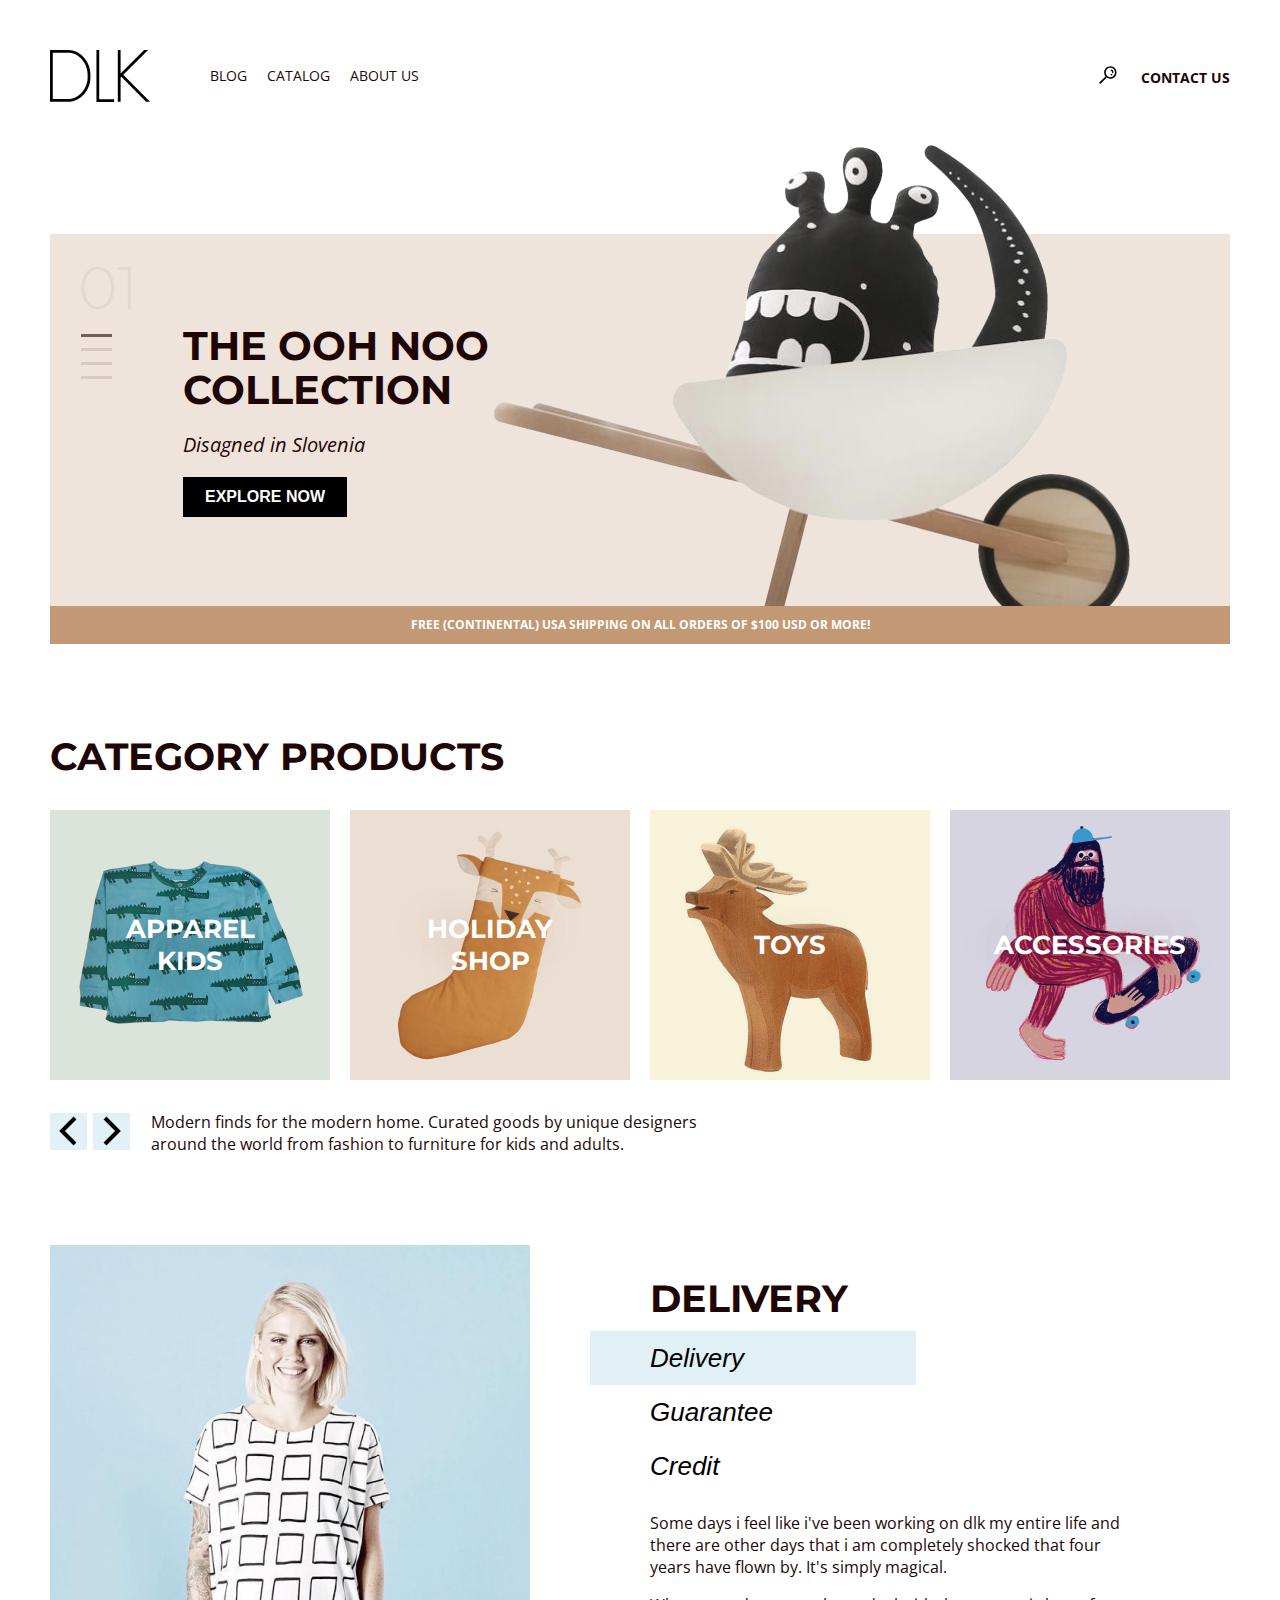
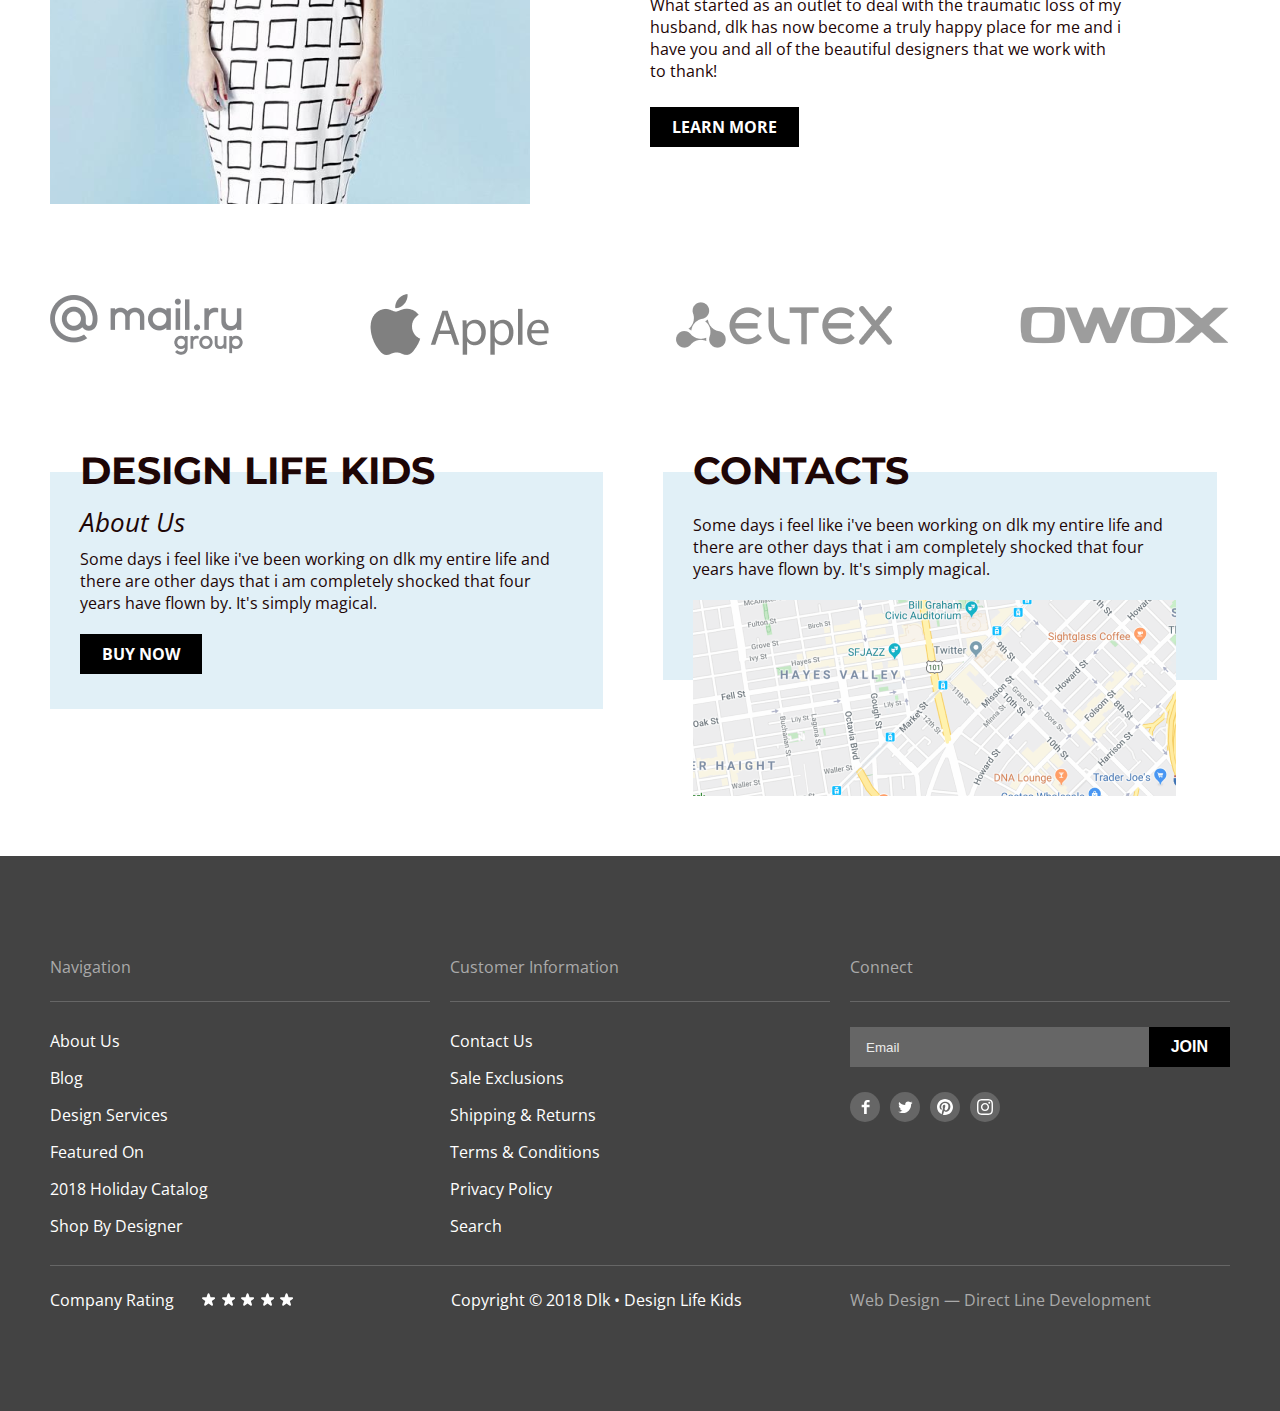
<file: index.html>
<!DOCTYPE html>
<html lang="en">
  <head>
    <meta charset="UTF-8">
    <meta name="viewport" content="width=device-width, initial-scale=1.0">
    <meta http-equiv="X-UA-Compatible" content="ie=edge">
    <link href="https://necolas.github.io/normalize.css/8.0.1/normalize.css" rel="stylesheet">
    <link href="https://fonts.googleapis.com/css?family=Montserrat:400,700,900&display=swap" rel="stylesheet"> 
    <link href="https://fonts.googleapis.com/css?family=Open+Sans:400,600,700&display=swap" rel="stylesheet">
    <link href="https://fonts.googleapis.com/css?family=Crimson+Text:400,400i&display=swap" rel="stylesheet">
    <link href="https://fonts.googleapis.com/css?family=Roboto&display=swap" rel="stylesheet">
    <link rel="stylesheet" href="/css/common.css">
    <link rel="stylesheet" type="text/css" href="/css/style-compress.css"> 
    <title>DLK</title>
    <link rel="shortcut icon" href="/images/logo.svg" type="image/svg">
  </head>
  <body>
    <header class="header container">
      <a class="header-logo-link" href="/index.html">
        <img class="header-logo-image" width="100" height="52" src="/images/logo.svg" alt="logo">
      </a>
      <nav class="header-nav">
        <ul class="list-hidden-marker header-nav-list">
          <li class="header-nav-item">
            <a class="header-nav-link" href="/pages/blog/index.html">BLOG</a>
          </li>
          <li class="header-nav-item">
            <a class="header-nav-link" href="/pages/catalog/index.html">CATALOG</a>
          </li>
          <li class="header-nav-item">
            <a class="header-nav-link" href="#">ABOUT US</a>
          </li>
        </ul>
        <ul class="list-hidden-marker header-contact-list">
          <li class="header-contact-item">
            <a class="header-search-link" href="#"><img class="search-image" width="18" height="18" src="/images/search.svg" alt="search"></a>
          </li>
          <li class="header-contact-item">
            <a class="header-contact-link"  href="/pages/contact-us/index.html">CONTACT US</a>
          </li>
        </ul> 
      </nav>                        
    </header>
    <main class="main">      
      <section class="main-sliders container">
        <div class="slider-block">
          <div class="slider-control">
            <p class="slider-control-number">01</p>
            <ul class="sliders-buttons-list list-hidden-marker">
              <li class="slider-button-item"><button class="slider-button slider-button__one"></button></li>
              <li class="slider-button-item"><button class="slider-button"></button></li>
              <li class="slider-button-item"><button class="slider-button"></button></li>
              <li class="slider-button-item"><button class="slider-button"></button></li>
            </ul>
          </div>          
          <div class="slider-wrapper">
            <div class="slider-1">
              <div class="slider-desc">
                <p class="slider-title">THE OOH NOO COLLECTION</p>
                <p class="slider-text">Disagned in Slovenia</p>
                <button class="slider-link button slider-link_js">EXPLORE NOW</button>
              </div>          
              <h2 class="hidden">Slider</h2>          
              <img class="slider-image" src="/images/slider.png" alt="slider">          
            </div>        
            <!--<div class="slider-2">
              <h2 class="hidden">Slider</h2>
              <p class="slider-title">THE OOH NOO <br> COLLECTION</p>
              <span class="slider-text">Disagned in Slovenia</span>
              <a class="slider-link button" href="#">EXPLORE NOW</a>
              <img class="slider-image" src="slider.png" alt="slider">          
            </div>
            <div class="slider-3">
              <h2 class="hidden">Slider</h2>
              <p class="slider-title">THE OOH NOO <br> COLLECTION</p>
              <span class="slider-text">Disagned in Slovenia</span>
              <a class="slider-link button" href="#">EXPLORE NOW</a>
              <img class="slider-image" src="slider.png" alt="slider">          
            </div>
            <div class="slider-4">
              <h2 class="hidden">Slider</h2>
              <p class="slider-title">THE OOH NOO <br> COLLECTION</p>
              <span class="slider-text">Disagned in Slovenia</span>
              <a class="slider-link button" href="#">EXPLORE NOW</a>
              <img class="slider-image" src="slider.png" alt="slider">          
            </div>-->          
          </div> 
        </div>
        <p class="slider-discount-text">Free (continental) USA shipping on all orders of $100 USD or more!</p>        
      </section>
      <section class="products container">
        <h2 class="products-title title-2">CATEGORY PRODUCTS</h2>
        <ul class="products-list list-hidden-marker">
          <li class="product-item">
            <a class="product-link" href="#">
              <img class="product-image" width="280" height="270" src="/images/product-1.jpg" alt="APPAREL KIDS">
              <h3 class="product-title">APPAREL KIDS</h3>
            </a>
          </li>
          <li class="product-item">
            <a class="product-link" href="#">
              <img class="product-image" width="280" height="270" src="/images/product-2.jpg" alt="HOLIDAY SHOP">
              <h3 class="product-title">HOLIDAY SHOP </h3>
            </a>
          </li>
          <li class="product-item">
            <a class="product-link" href="pages/catalog/toys/index.html">
              <img class="product-image" width="280" height="270" src="/images/product-3.jpg" alt="TOYS">
              <h3 class="product-title">TOYS</h3>
            </a>
          </li>
          <li class="product-item">
            <a class="product-link" href="#">
              <img class="product-image" width="280" height="270" src="/images/product-4.jpg" alt="ACCESSORIES">
              <h3 class="product-title">ACCESSORIES</h3>
            </a>
          </li>
        </ul>
        <div class="desception">
          <button class="desception-button"><img class="desception-vector" width="37" height="37" src="/images/vector-1.svg" alt="vector"></button>
          <button class="desception-button"><img class="desception-vector" width="37" height="37" src="/images/vector-2.svg" alt="vector"></button>
          <p class="desception-text">Modern finds for the modern home. Curated goods by unique designers around the world from fashion to furniture for kids and adults.</p>
        </div>  
      </section>
      <section class="delivery container">        
        <img class="delivery-image" width="480" height="559" src="/images/delivery.png" alt="delivery">
        <div class="delivery-text-block">
          <h2 class="delivery-title title-2">DELIVERY</h2>        
          <ul class="delivery-list list-hidden-marker">
            <li class="delivery-item"><button class="delivery-button delivery-button__default">Delivery</button></li>
            <li class="delivery-item"><button class="delivery-button">Guarantee</button></li>
            <li class="delivery-item"><button class="delivery-button">Credit</button></li>
          </ul> 
          <p class="delivery-text">Some days i feel like i've been working on dlk my entire life and there are other days that i am completely shocked that four years have flown by. It's simply magical.</p>
          <p class="delivery-text">What started as an outlet to deal  with the traumatic loss of my husband, dlk has now become a truly happy place for me and i have you and all of the beautiful designers that we work with to thank!</p>
          <a class="delivery-link button" href="#">LEARN MORE</a>
        </div>        
      </section>
      <section class="partners container">
        <h2 class="hidden">Partners</h2>
        <ul class="partners-list list-hidden-marker">
          <li class="partner-item"><a class="partner-link" href="#"><img class="parnters-image" src="/images/partner-1.png" width="193" height="60" alt="mail"></a></li>
          <li class="partner-item"><a class="partner-link" href="#"><img class="parnters-image" src="/images/partner-2.png" width="179" height="61" alt="apple"></a></li>
          <li class="partner-item"><a class="partner-link" href="#"><img class="parnters-image" src="/images/partner-3.png" width="216" height="46" alt="eltex"></a></li>
          <li class="partner-item"><a class="partner-link" href="#"><img class="parnters-image" src="/images/partner-4.png" width="211" height="40" alt="owox"></a></li>
        </ul>
      </section>
      <div class="dlk-contact container">        
        <article class="dlk-about">
          <h1 class="dlk-title title-2">DESIGN LIFE KIDS</h1>
          <h3 class="dlk-subtitle">About Us</h3>
          <p class="dlk-about-text">Some days i feel like i've been working on dlk my entire life and there are other days that i am completely shocked that four years have flown by. It's simply magical.</p>
          <a class="dlk-about-link button" href="#">BUY NOW</a>
        </article>
        <article class="contacts-map">
          <h2 class="contacts-title title-2">CONTACTS</h2>
          <p class="contacts-map-text">Some days i feel like i've been working on dlk my entire life and there are other days that i am completely shocked that four years have flown by. It's simply magical.</p>
          <img class="contatcs-map-image" width="483" height="196" src="/images/map.png" alt="map">
        </article>
      </div>      
    </main>
    <footer class="footer">
      <div class="footer-wrapper container">
        <div class="footer-block-content">
          <div class="footer-section-content">
            <p class="footer-title bottom-line grey-text">Navigation</p>
            <nav class="footer-navigation">
                <ul class="footer-navigation-list list-hidden-marker">
                  <li class="footer-navigation-item"><a class="footer-navigation-link" href="#">About Us</a></li>
                  <li class="footer-navigation-item"><a class="footer-navigation-link" href="/pages/blog/index.html">Blog</a></li>
                  <li class="footer-navigation-item"><a class="footer-navigation-link" href="#">Design Services</a></li>
                  <li class="footer-navigation-item"><a class="footer-navigation-link" href="#">Featured On</a></li>
                  <li class="footer-navigation-item"><a class="footer-navigation-link" href="#">2018 Holiday Catalog</a></li>
                  <li class="footer-navigation-item"><a class="footer-navigation-link" href="#">Shop By Designer</a></li>            
                </ul>
            </nav>            
          </div>
          <div class="footer-section-content">
            <p class="footer-title bottom-line grey-text">Customer Information</p>
            <nav class="footer-navigation">
                <ul class="footer-navigation-list list-hidden-marker">
                  <li class="footer-navigation-item"><a class="footer-navigation-link" href="/pages/contact-us/index.html">Contact Us</a></li>
                  <li class="footer-navigation-item"><a class="footer-navigation-link" href="#">Sale Exclusions</a></li>
                  <li class="footer-navigation-item"><a class="footer-navigation-link" href="#">Shipping & Returns</a></li>
                  <li class="footer-navigation-item"><a class="footer-navigation-link" href="#">Terms & Conditions</a></li>
                  <li class="footer-navigation-item"><a class="footer-navigation-link" href="#">Privacy Policy</a></li>
                  <li class="footer-navigation-item"><a class="footer-navigation-link" href="#">Search</a></li>            
                </ul>
            </nav>            
          </div>
          <div class="footer-section-content">
            <p class="footer-title bottom-line grey-text">Connect</p>
            <form class="footer-form">
              <input class="footer-input" type="email" placeholder="Email"> 
              <button class="button footer-button" type="submit" value="join">JOIN</button>              
            </form>
            <ul class="footer-socials-list list-hidden-marker">
              <li class="footer-socials-item"><a class="footer-socials-link footer-socials-link__facebook" href="#"><span class="hidden">Facebook</span></a></li>
              <li class="footer-socials-item"><a class="footer-socials-link footer-socials-link__twitter" href="#"><span class="hidden">Twitter</span></a></li>
              <li class="footer-socials-item"><a class="footer-socials-link footer-socials-link__pinterest" href="#"><span class="hidden">Pinteres</span></a></li>
              <li class="footer-socials-item"><a class="footer-socials-link footer-socials-link__instagram" href="#"><span class="hidden">Instagramm</span></a></li>
            </ul>            
          </div> 
        </div>
        <div class="footer-block-information top-line">
          <div class="footer-section-information yellow-stars">
            <p class= "star-text">Company Rating</p>
            <ul class="list-hidden-marker stars-list">
              <li class="star-item"><button class="button-star" type="button"><img class="image-star" src="/images/star.svg" alt="star"></button></li>
              <li class="star-item"><button class="button-star" type="button"><img class="image-star" src="/images/star.svg" alt="star"></button></li>
              <li class="star-item"><button class="button-star" type="button"><img class="image-star" src="/images/star.svg" alt="star"></button></li>
              <li class="star-item"><button class="button-star" type="button"><img class="image-star" src="/images/star.svg" alt="star"></button></li> 
              <li class="star-item"><button class="button-star" type="button"><img class="image-star" src="/images/star.svg" alt="star"></button></li> 
            </ul>
          </div>
          <p class="footer-section-information Copyright-info">Copyright © 2018 Dlk • Design Life Kids</p>
          <a class="footer-section-information dl-info grey-text" href="#">Web Design — Direct Line Development</a>
        </div> 
      </div>
    </footer>    
    <div class="modal-form modal-form_none modal-form_js">
      <form class="contact-us-form modal-window" action="https://form-data-dl.herokuapp.com/api/messages" method="POST">
        <div class="form-wrapper600">
          <label class="label-input" for="input-name">Name</label>
          <input class="form-input form-input__name form-input_js" name="name" id="input-name" type="text" placeholder="Ivan Ivanov">
        </div>
        <div class="form-container">
          <div class="form-wrapper290">
            <label class="label-input" for="input-phone">Phone</label>
            <input class="form-input" name="phone" id="input-phone" type="tel">
          </div>
          <div class="form-wrapper290">
            <label class="label-input" for="input-email">Email</label>
            <input class="form-input" name="email" id="input-email" type="email">
          </div>
        </div>          
        <div class="form-wrapper600"> 
          <label class="label-input" for="input-massage">Massage</label>
          <textarea class="form-input" name="message" id="input-massage" cols="30" rows="6"></textarea>
        </div>
        <div class="form-checkbox-wrapper">
          <input class="input-form-checkbox opacity" name="accept" id="form-accept" type="checkbox" value="accept">
          <label class="form-label form-checkbox-indicator" for="form-accept">By clicking on the button, you consent to the processing of your personal data</label>
        </div>
        <button disabled class="button-form button" type="submit">Submit</button>
        <button class="button-close button-close_js" type="button"><span class="hidden">Close window</span></button>
      </form>
    </div>
    <script src="/js/compressed.js">
    </script>
  </body>  
</html>
</file>
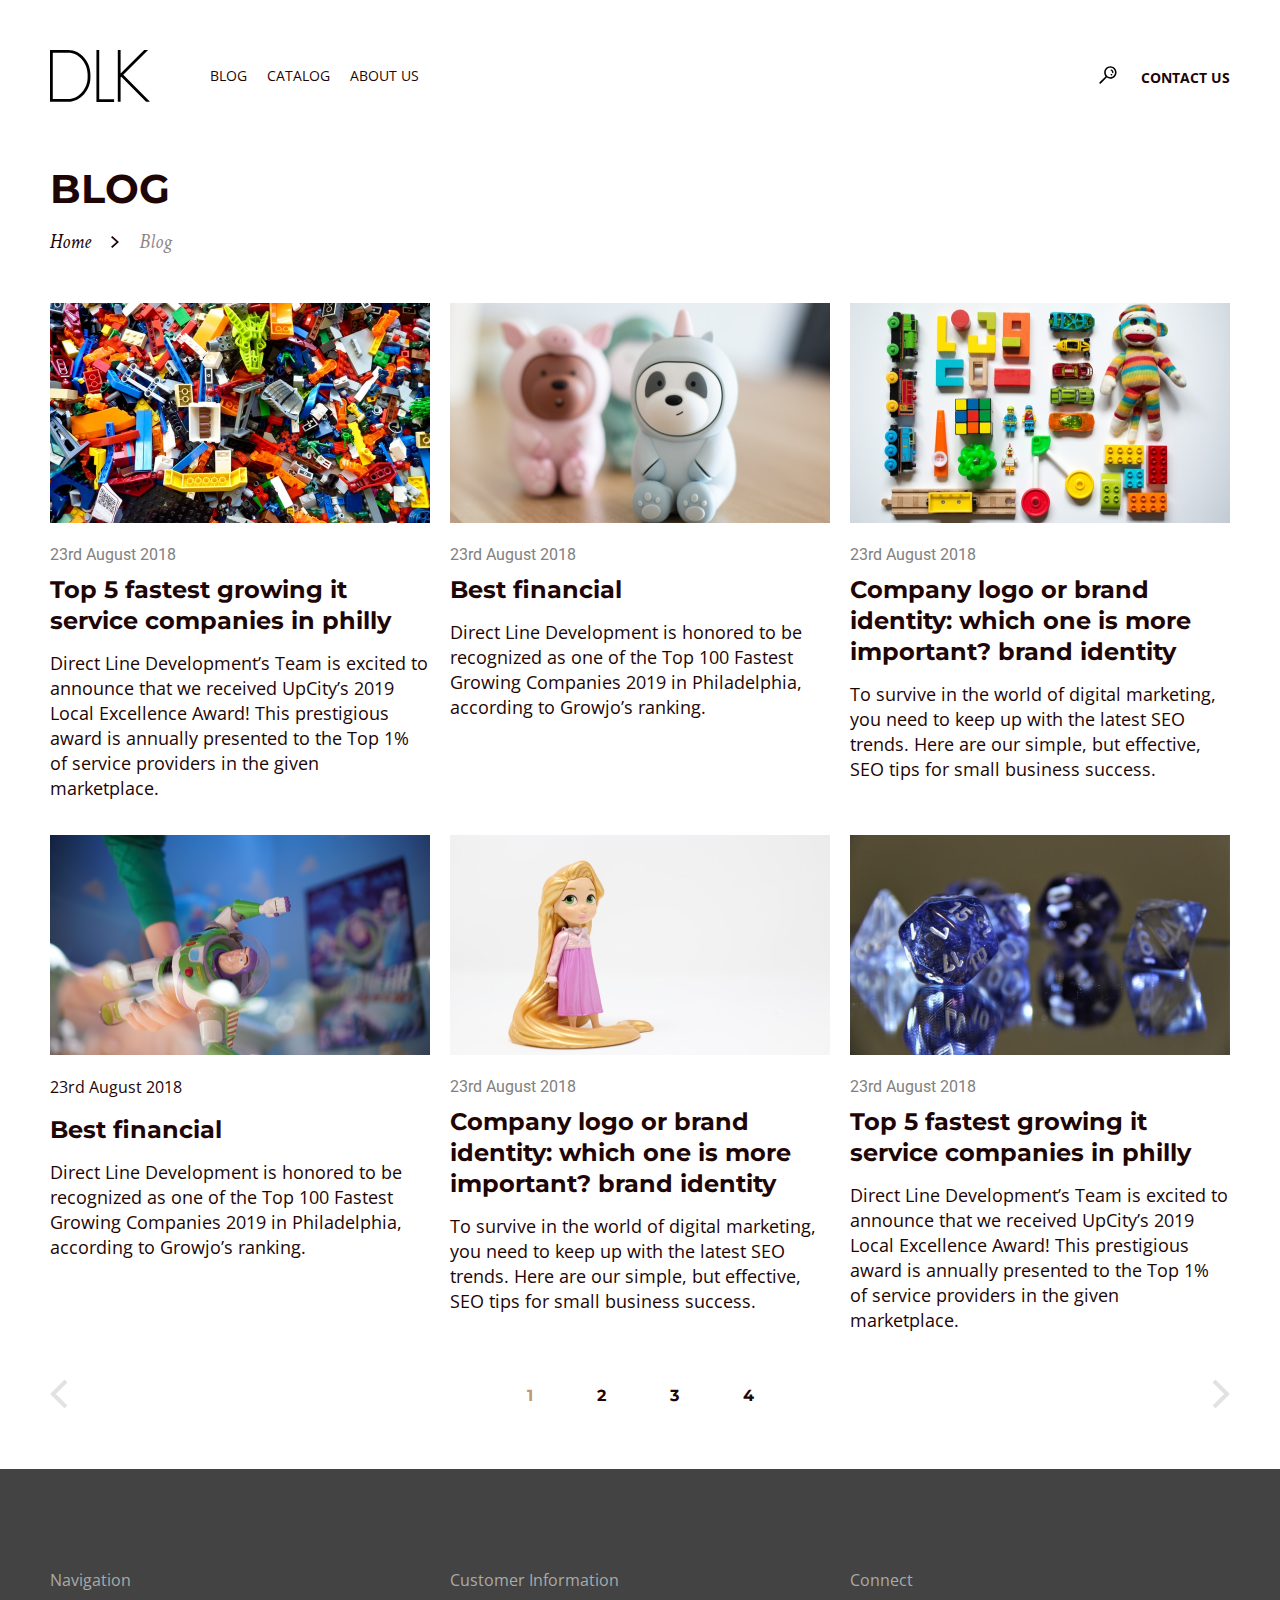
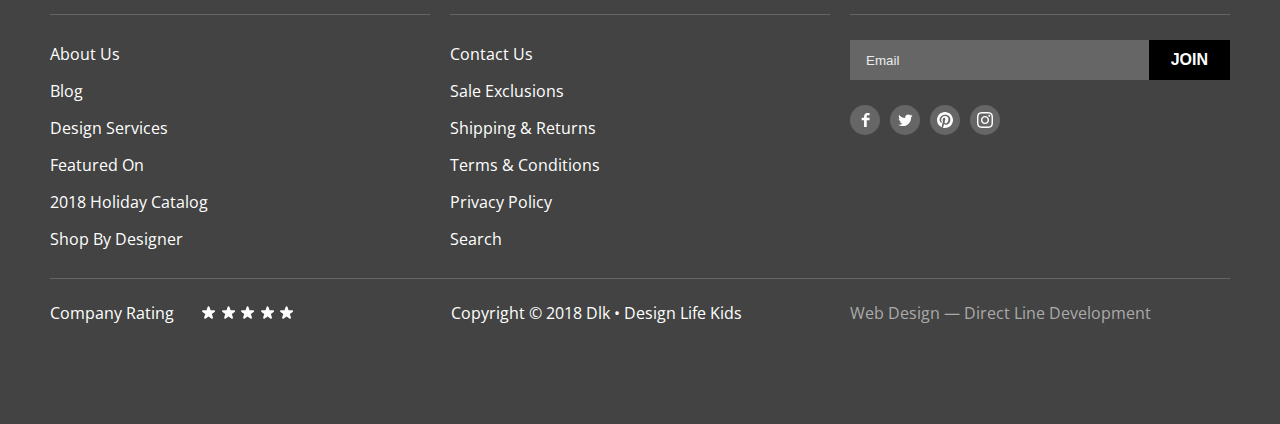
<file: pages/blog/index.html>
<!DOCTYPE html>
<html lang="en">
  <head>
    <meta charset="UTF-8">
    <meta name="viewport" content="width=device-width, initial-scale=1.0">
    <meta http-equiv="X-UA-Compatible" content="ie=edge">
    <link href="https://necolas.github.io/normalize.css/8.0.1/normalize.css" rel="stylesheet">
    <link href="https://fonts.googleapis.com/css?family=Montserrat:400,700,900&display=swap" rel="stylesheet"> 
    <link href="https://fonts.googleapis.com/css?family=Open+Sans:300,400,700&display=swap" rel="stylesheet">
    <link href="https://fonts.googleapis.com/css?family=Crimson+Text:400,400i&display=swap" rel="stylesheet">
    <link href="https://fonts.googleapis.com/css?family=Roboto&display=swap" rel="stylesheet">
    <link rel="stylesheet" href="/css/common.css">
    <link rel="stylesheet" type="text/css" href="/css/blog-compress.css"> 
    <title>Blog</title>
    <link rel="shortcut icon" href="/images/logo.svg" type="image/svg">
  </head>
<body>
  <header class="header container">
    <a class="header-logo-link" href="/index.html">
      <img class="header-logo-image" width="100" height="52" src="/images/logo.svg" alt="logo">
    </a>
    <nav class="header-nav">
      <ul class="list-hidden-marker header-nav-list">
        <li class="header-nav-item">
          <a class="header-nav-link" href="/pages/blog/index.html">BLOG</a>
        </li>
        <li class="header-nav-item">
          <a class="header-nav-link" href="/pages/catalog/index.html">CATALOG</a>
        </li>
        <li class="header-nav-item">
          <a class="header-nav-link" href="#">ABOUT US</a>
        </li>
      </ul>
      <ul class="list-hidden-marker header-contact-list">
        <li class="header-contact-item">
          <a class="header-search-link" href="#"><img class="search-image" width="18" height="18" src="/images/search.svg" alt="search"></a>
        </li>
        <li class="header-contact-item">
          <a class="header-contact-link"  href="/pages/contact-us/index.html">CONTACT US</a>
        </li>
      </ul> 
    </nav>                        
  </header>
  <main class="blog">
    <section class="title-block container">
      <h1 class="catalog-title main-title">BLOG</h1>
      <ul class="breadcrumbs-list list-hidden-marker">
        <li class="breadcrumbs-item"><a class="breadcrumbs-link" href="/index.html">Home</a></li>
        <li class="breadcrumbs-item"><img class="way-vector" width="8" height="12" src="/images/vector-way.svg" alt="vector"></li>
        <li class="breadcrumbs-item"><span class="breadcrumbs-page">Blog</span></li>
      </ul>
    </section>      
    <section class="blog-content container">
      <h2 class="hidden">blog</h2>
      <div class="blogs-list">
        <article class="blog-preview">
          <a class="blog-preview-link" href="#">
            <img class="blog-preview-image" width="380" height="220" src="/images/blog-1.png" alt="blog">
            <p class="blog-preview-data">23rd August 2018</p>
            <h2 class="blog-preview-title">Top 5 fastest growing it service companies in philly</h2>
            <p class="blog-preview-text">Direct Line Development’s Team is excited to announce that we received UpCity’s 2019 Local Excellence Award! This prestigious award is annually presented to the Top 1% of service providers in the given marketplace.</p>
          </a>  
        </article>
        <article class="blog-preview">
          <a class="blog-preview-link" href="#">
            <img class="blog-preview-image" width="380" height="220" src="/images/blog-2.png" alt="blog">
            <p class="blog-preview-data">23rd August 2018</p>
            <h2 class="blog-preview-title">Best financial</h2>
            <p class="blog-preview-text">Direct Line Development is honored to be recognized as one of the Top 100 Fastest Growing Companies 2019 in Philadelphia, according to Growjo’s ranking.</p>
          </a>  
        </article>
        <article class="blog-preview">
          <a class="blog-preview-link" href="#">
            <img class="blog-preview-image" width="380" height="220" src="/images/blog-3.png" alt="blog">
            <p class="blog-preview-data">23rd August 2018</p>
            <h2 class="blog-preview-title">Company logo or brand identity: which one is more important? brand identity</h2>
            <p class="blog-preview-text">To survive in the world of digital marketing, you need to keep up with the latest SEO trends. Here are our simple, but effective, SEO tips for small business success.</p>
          </a>
        </article>
        <article class="blog-preview">
          <a class="blog-preview-link" href="#">
            <img class="blog-preview-image" width="380" height="220" src="/images/blog-4.png" alt="blog">
            <p class="blog-cpreviewdata">23rd August 2018</p>
            <h2 class="blog-preview-title">Best financial</h2>
            <p class="blog-preview-text">Direct Line Development is honored to be recognized as one of the Top 100 Fastest Growing Companies 2019 in Philadelphia, according to Growjo’s ranking.</p>
          </a>
        </article>
        <article class="blog-preview">
          <a class="blog-preview-link" href="#">
            <img class="blog-preview-image" width="380" height="220" src="/images/blog-5.png" alt="blog">
            <p class="blog-preview-data">23rd August 2018</p>
            <h2 class="blog-preview-title">Company logo or brand identity: which one is more important? brand identity</h2>
            <p class="blog-preview-text">To survive in the world of digital marketing, you need to keep up with the latest SEO trends. Here are our simple, but effective, SEO tips for small business success.</p>
          </a>
        </article>
        <article class="blog-preview">
          <a class="blog-preview-link" href="#">
            <img class="blog-preview-image" width="380" height="220" src="/images/blog-6.png" alt="blog">
            <p class="blog-preview-data">23rd August 2018</p>
            <h2 class="blog-preview-title">Top 5 fastest growing it service companies in philly</h2>
            <p class="blog-preview-text">Direct Line Development’s Team is excited to announce that we received UpCity’s 2019 Local Excellence Award! This prestigious award is annually presented to the Top 1% of service providers in the given marketplace.</p>
          </a>
        </article>
      </div>
      <div class="page-navigation">
        <a class="page-navigation-control" href="#">
          <svg class="page-navigation-svg" width="18" height="30" viewBox="0 0 18 30" fill="none" xmlns="http://www.w3.org/2000/svg">
            <path class="page-control-vector" d="M16 2L3 15L16 28" stroke="#1E0606" stroke-opacity="0.12" stroke-width="4"/>
          </svg>
        </a>
        <ul class="page-navigation-list list-hidden-marker">
          <li class="page-navigation-item"><a class="page-navigation-link page-navigation-link__one" href="#">1</a></li>
          <li class="page-navigation-item"><a class="page-navigation-link" href="#">2</a></li>
          <li class="page-navigation-item"><a class="page-navigation-link" href="#">3</a></li>
          <li class="page-navigation-item"><a class="page-navigation-link" href="#">4</a></li>
        </ul>
        <a class="page-navigation-control" href="#">
          <svg class="page-navigation-svg" width="18" height="30" viewBox="0 0 18 30" fill="none" xmlns="http://www.w3.org/2000/svg">
            <path class="page-control-vector" d="M2 2L15 15L2 28" stroke="#1E0606" stroke-opacity="0.12" stroke-width="4"/>
          </svg>
        </a>
      </div>  
    </section>
  </main>
  <footer class="footer">
    <div class="footer-wrapper container">
      <div class="footer-block-content">
        <div class="footer-section-content">
          <p class="footer-title bottom-line grey-text">Navigation</p>
          <nav class="footer-navigation">
              <ul class="footer-navigation-list list-hidden-marker">
                <li class="footer-navigation-item"><a class="footer-navigation-link" href="#">About Us</a></li>
                <li class="footer-navigation-item"><a class="footer-navigation-link" href="/pages/blog/index.html">Blog</a></li>
                <li class="footer-navigation-item"><a class="footer-navigation-link" href="#">Design Services</a></li>
                <li class="footer-navigation-item"><a class="footer-navigation-link" href="#">Featured On</a></li>
                <li class="footer-navigation-item"><a class="footer-navigation-link" href="#">2018 Holiday Catalog</a></li>
                <li class="footer-navigation-item"><a class="footer-navigation-link" href="#">Shop By Designer</a></li>            
              </ul>
          </nav>            
        </div>
        <div class="footer-section-content">
          <p class="footer-title bottom-line grey-text">Customer Information</p>
          <nav class="footer-navigation">
              <ul class="footer-navigation-list list-hidden-marker">
                <li class="footer-navigation-item"><a class="footer-navigation-link" href="/pages/contact-us/index.html">Contact Us</a></li>
                <li class="footer-navigation-item"><a class="footer-navigation-link" href="#">Sale Exclusions</a></li>
                <li class="footer-navigation-item"><a class="footer-navigation-link" href="#">Shipping & Returns</a></li>
                <li class="footer-navigation-item"><a class="footer-navigation-link" href="#">Terms & Conditions</a></li>
                <li class="footer-navigation-item"><a class="footer-navigation-link" href="#">Privacy Policy</a></li>
                <li class="footer-navigation-item"><a class="footer-navigation-link" href="#">Search</a></li>            
              </ul>
          </nav>            
        </div>
        <div class="footer-section-content">
          <p class="footer-title bottom-line grey-text">Connect</p>
          <form class="footer-form">
            <input class="footer-input" type="email" placeholder="Email"> 
            <button class="button footer-button" type="submit" value="join">JOIN</button>              
          </form>
          <ul class="footer-socials-list list-hidden-marker">
            <li class="footer-socials-item"><a class="footer-socials-link footer-socials-link__facebook" href="#"><span class="hidden">Facebook</span></a></li>
            <li class="footer-socials-item"><a class="footer-socials-link footer-socials-link__twitter" href="#"><span class="hidden">Twitter</span></a></li>
            <li class="footer-socials-item"><a class="footer-socials-link footer-socials-link__pinterest" href="#"><span class="hidden">Pinteres</span></a></li>
            <li class="footer-socials-item"><a class="footer-socials-link footer-socials-link__instagram" href="#"><span class="hidden">Instagramm</span></a></li>
          </ul>             
        </div> 
      </div>
      <div class="footer-block-information top-line">
        <div class="footer-section-information yellow-stars">
          <p class= "star-text">Company Rating</p>
          <ul class="list-hidden-marker stars-list">
            <li class="star-item"><button class="button-star" type="button"><img class="image-star" src="/images/star.svg" alt="star"></button></li>
            <li class="star-item"><button class="button-star" type="button"><img class="image-star" src="/images/star.svg" alt="star"></button></li>
            <li class="star-item"><button class="button-star" type="button"><img class="image-star" src="/images/star.svg" alt="star"></button></li>
            <li class="star-item"><button class="button-star" type="button"><img class="image-star" src="/images/star.svg" alt="star"></button></li> 
            <li class="star-item"><button class="button-star" type="button"><img class="image-star" src="/images/star.svg" alt="star"></button></li> 
          </ul>
        </div>
        <p class="footer-section-information Copyright-info">Copyright © 2018 Dlk • Design Life Kids</p>
        <a class="footer-section-information dl-info grey-text" href="#">Web Design — Direct Line Development</a>
      </div> 
    </div>
  </footer>    
</body>
</html>
</file>
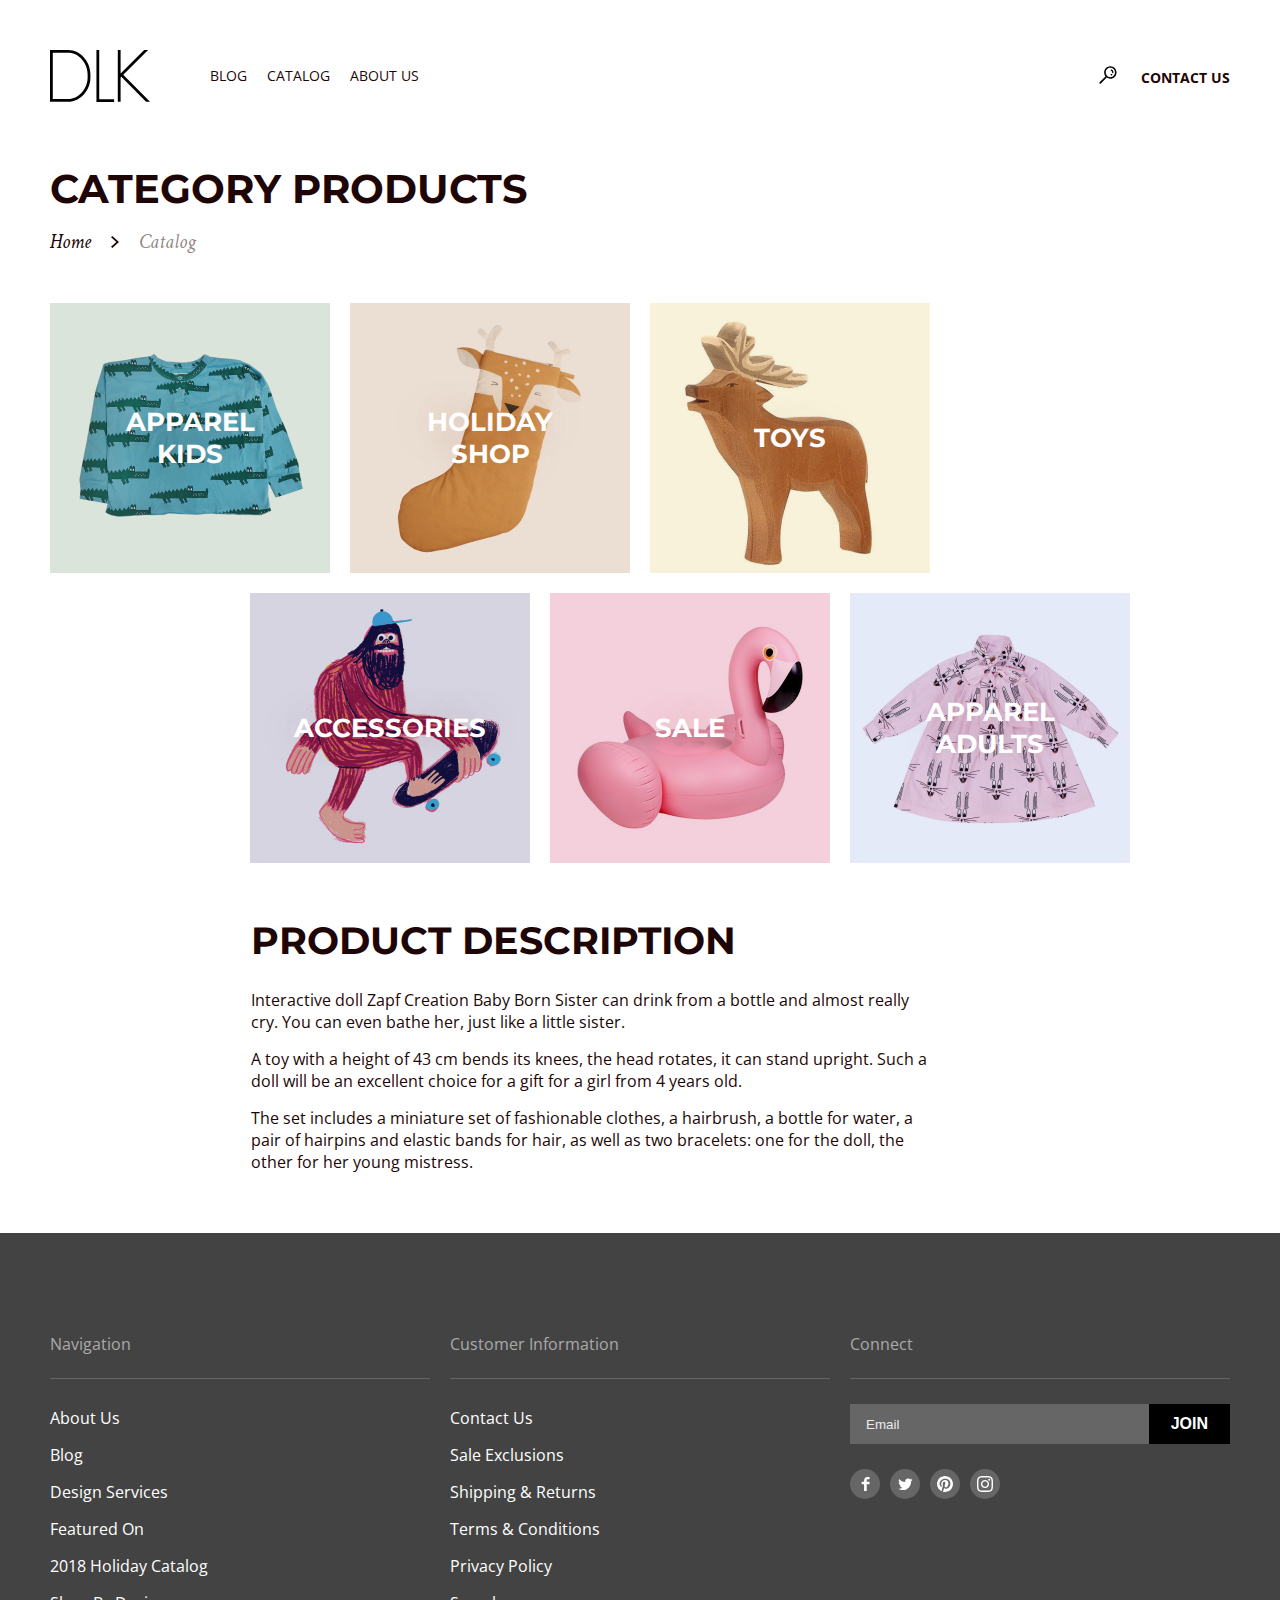
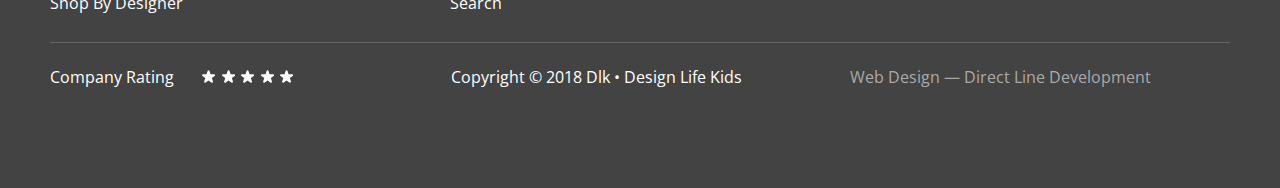
<file: pages/catalog/index.html>
<!DOCTYPE html>
<html lang="en">
  <head>
    <meta charset="UTF-8">
    <meta name="viewport" content="width=device-width, initial-scale=1.0">
    <meta http-equiv="X-UA-Compatible" content="ie=edge">
    <link href="https://necolas.github.io/normalize.css/8.0.1/normalize.css" rel="stylesheet">
    <link href="https://fonts.googleapis.com/css?family=Montserrat:400,700,900&display=swap" rel="stylesheet"> 
    <link href="https://fonts.googleapis.com/css?family=Open+Sans:300,400,700&display=swap" rel="stylesheet">
    <link href="https://fonts.googleapis.com/css?family=Crimson+Text:400,400i&display=swap" rel="stylesheet">
    <link href="https://fonts.googleapis.com/css?family=Roboto&display=swap" rel="stylesheet">
    <link rel="stylesheet" href="/css/common.css">
    <link rel="stylesheet" type="text/css" href="/css/catalog-compress.css"> 
    <title>Catalog</title>
    <link rel="shortcut icon" href="/images/logo.svg" type="image/svg">
  </head>
  <body>
    <header class="header container">
      <a class="header-logo-link" href="/index.html">
        <img class="header-logo-image" width="100" height="52" src="/images/logo.svg" alt="logo">
      </a>
      <nav class="header-nav">
        <ul class="list-hidden-marker header-nav-list">
          <li class="header-nav-item">
            <a class="header-nav-link" href="/pages/blog/index.html">BLOG</a>
          </li>
          <li class="header-nav-item">
            <a class="header-nav-link" href="/pages/catalog/index.html">CATALOG</a>
          </li>
          <li class="header-nav-item">
            <a class="header-nav-link" href="#">ABOUT US</a>
          </li>
        </ul>
        <ul class="list-hidden-marker header-contact-list">
          <li class="header-contact-item">
            <a class="header-search-link" href="#"><img class="search-image" width="18" height="18" src="/images/search.svg" alt="search"></a>
          </li>
          <li class="header-contact-item">
            <a class="header-contact-link"  href="/pages/contact-us/index.html">CONTACT US</a>
          </li>
        </ul> 
      </nav>                        
    </header>
    <main class="main">
      <section class="title-block container">
        <h1 class="catalog-title main-title">CATEGORY PRODUCTS</h1>
        <ul class="breadcrumbs-list list-hidden-marker">
          <li class="breadcrumbs-item"><a class="breadcrumbs-link" href="/index.html">Home</a></li>
          <li class="breadcrumbs-item"><img class="way-vector" width="8" height="12" src="/images/vector-way.svg" alt="vector"></li>
          <li class="breadcrumbs-item"><span class="breadcrumbs-page">Catalog</span></li>
        </ul>
      </section>      
      <section class="catalog-products container">
        <h2 class="hidden">category</h2>
        <ul class="catalog-list products-list list-hidden-marker">
          <li class="product-item catalog-item"><a class="product-link" href="#">
            <img class="product-image" width="280" height="270" src="/images/product-1.jpg" alt="APPAREL KIDS">
            <h3 class="product-title">APPAREL KIDS</h3></a>
          </li>
          <li class="product-item catalog-item"><a class="product-link" href="#">
            <img class="product-image" width="280" height="270" src="/images/product-2.jpg" alt="HOLIDAY SHOP">
            <h3 class="product-title">HOLIDAY SHOP </h3></a>
          </li>
          <li class="product-item catalog-item"><a class="product-link" href="/pages/catalog/toys/index.html">
            <img class="product-image" width="280" height="270" src="/images/product-3.jpg" alt="TOYS">
            <h3 class="product-title">TOYS</h3></a>
          </li>
          <li class="product-item catalog-item"><a class="product-link" href="#">
            <img class="product-image" width="280" height="270" src="/images/product-4.jpg" alt="ACCESSORIES">
            <h3 class="product-title">ACCESSORIES</h3></a>
          </li>
          <li class="product-item catalog-item"><a class="product-link" href="#">
            <img class="product-image" width="280" height="270" src="/images/product-5.jpg" alt="SALE">
            <h3 class="product-title">SALE</h3></a>
          </li>
          <li class="product-item catalog-item"><a class="product-link" href="#">
            <img class="product-image" width="280" height="270" src="/images/product-6.jpg" alt="APPAREL ADULTS">
            <h3 class="product-title">APPAREL ADULTS</h3></a>
          </li>
        </ul>
      </section>
      <section class="product-desception container">
        <div class=" product-desception__inner">
          <h2 class="desc-title title-2">Product Description</h2>
          <p class="desc-text">Interactive doll Zapf Creation Baby Born Sister can drink from a bottle and almost really cry. You can even bathe her, just like a little sister.</p>
          <p class="desc-text">A toy with a height of 43 cm bends its knees, the head rotates, it can stand upright. Such a doll will be an excellent choice for a gift for a girl from 4 years old.</p>
          <p class="desc-text">The set includes a miniature set of fashionable clothes, a hairbrush, a bottle for water, a pair of hairpins and elastic bands for hair, as well as two bracelets: one for the doll, the other for her young mistress.</p>
        </div>
      </section>
    </main>
    <footer class="footer">
      <div class="footer-wrapper container">
        <div class="footer-block-content">
          <div class="footer-section-content">
            <p class="footer-title bottom-line grey-text">Navigation</p>
            <nav class="footer-navigation">
                <ul class="footer-navigation-list list-hidden-marker">
                  <li class="footer-navigation-item"><a class="footer-navigation-link" href="#">About Us</a></li>
                  <li class="footer-navigation-item"><a class="footer-navigation-link" href="/pages/blog/index.html">Blog</a></li>
                  <li class="footer-navigation-item"><a class="footer-navigation-link" href="#">Design Services</a></li>
                  <li class="footer-navigation-item"><a class="footer-navigation-link" href="#">Featured On</a></li>
                  <li class="footer-navigation-item"><a class="footer-navigation-link" href="#">2018 Holiday Catalog</a></li>
                  <li class="footer-navigation-item"><a class="footer-navigation-link" href="#">Shop By Designer</a></li>            
                </ul>
            </nav>            
          </div>
          <div class="footer-section-content">
            <p class="footer-title bottom-line grey-text">Customer Information</p>
            <nav class="footer-navigation">
                <ul class="footer-navigation-list list-hidden-marker">
                  <li class="footer-navigation-item"><a class="footer-navigation-link" href="/pages/contact-us/index.html">Contact Us</a></li>
                  <li class="footer-navigation-item"><a class="footer-navigation-link" href="#">Sale Exclusions</a></li>
                  <li class="footer-navigation-item"><a class="footer-navigation-link" href="#">Shipping & Returns</a></li>
                  <li class="footer-navigation-item"><a class="footer-navigation-link" href="#">Terms & Conditions</a></li>
                  <li class="footer-navigation-item"><a class="footer-navigation-link" href="#">Privacy Policy</a></li>
                  <li class="footer-navigation-item"><a class="footer-navigation-link" href="#">Search</a></li>            
                </ul>
            </nav>            
          </div>
          <div class="footer-section-content">
            <p class="footer-title bottom-line grey-text">Connect</p>
            <form class="footer-form">
              <input class="footer-input" type="email" placeholder="Email"> 
              <button class="button footer-button" type="submit" value="join">JOIN</button>              
            </form>
            <ul class="footer-socials-list list-hidden-marker">
              <li class="footer-socials-item"><a class="footer-socials-link footer-socials-link__facebook" href="#"><span class="hidden">Facebook</span></a></li>
              <li class="footer-socials-item"><a class="footer-socials-link footer-socials-link__twitter" href="#"><span class="hidden">Twitter</span></a></li>
              <li class="footer-socials-item"><a class="footer-socials-link footer-socials-link__pinterest" href="#"><span class="hidden">Pinteres</span></a></li>
              <li class="footer-socials-item"><a class="footer-socials-link footer-socials-link__instagram" href="#"><span class="hidden">Instagramm</span></a></li>
            </ul>               
          </div> 
        </div>
        <div class="footer-block-information top-line">
          <div class="footer-section-information yellow-stars">
            <p class= "star-text">Company Rating</p>
            <ul class="list-hidden-marker stars-list">
              <li class="star-item"><button class="button-star" type="button"><img class="image-star" src="/images/star.svg" alt="star"></button></li>
              <li class="star-item"><button class="button-star" type="button"><img class="image-star" src="/images/star.svg" alt="star"></button></li>
              <li class="star-item"><button class="button-star" type="button"><img class="image-star" src="/images/star.svg" alt="star"></button></li>
              <li class="star-item"><button class="button-star" type="button"><img class="image-star" src="/images/star.svg" alt="star"></button></li> 
              <li class="star-item"><button class="button-star" type="button"><img class="image-star" src="/images/star.svg" alt="star"></button></li> 
            </ul>
          </div>
          <p class="footer-section-information Copyright-info">Copyright © 2018 Dlk • Design Life Kids</p>
          <a class="footer-section-information dl-info grey-text" href="#">Web Design — Direct Line Development</a>
        </div> 
      </div>
    </footer>  
  </body>
</html>
</file>
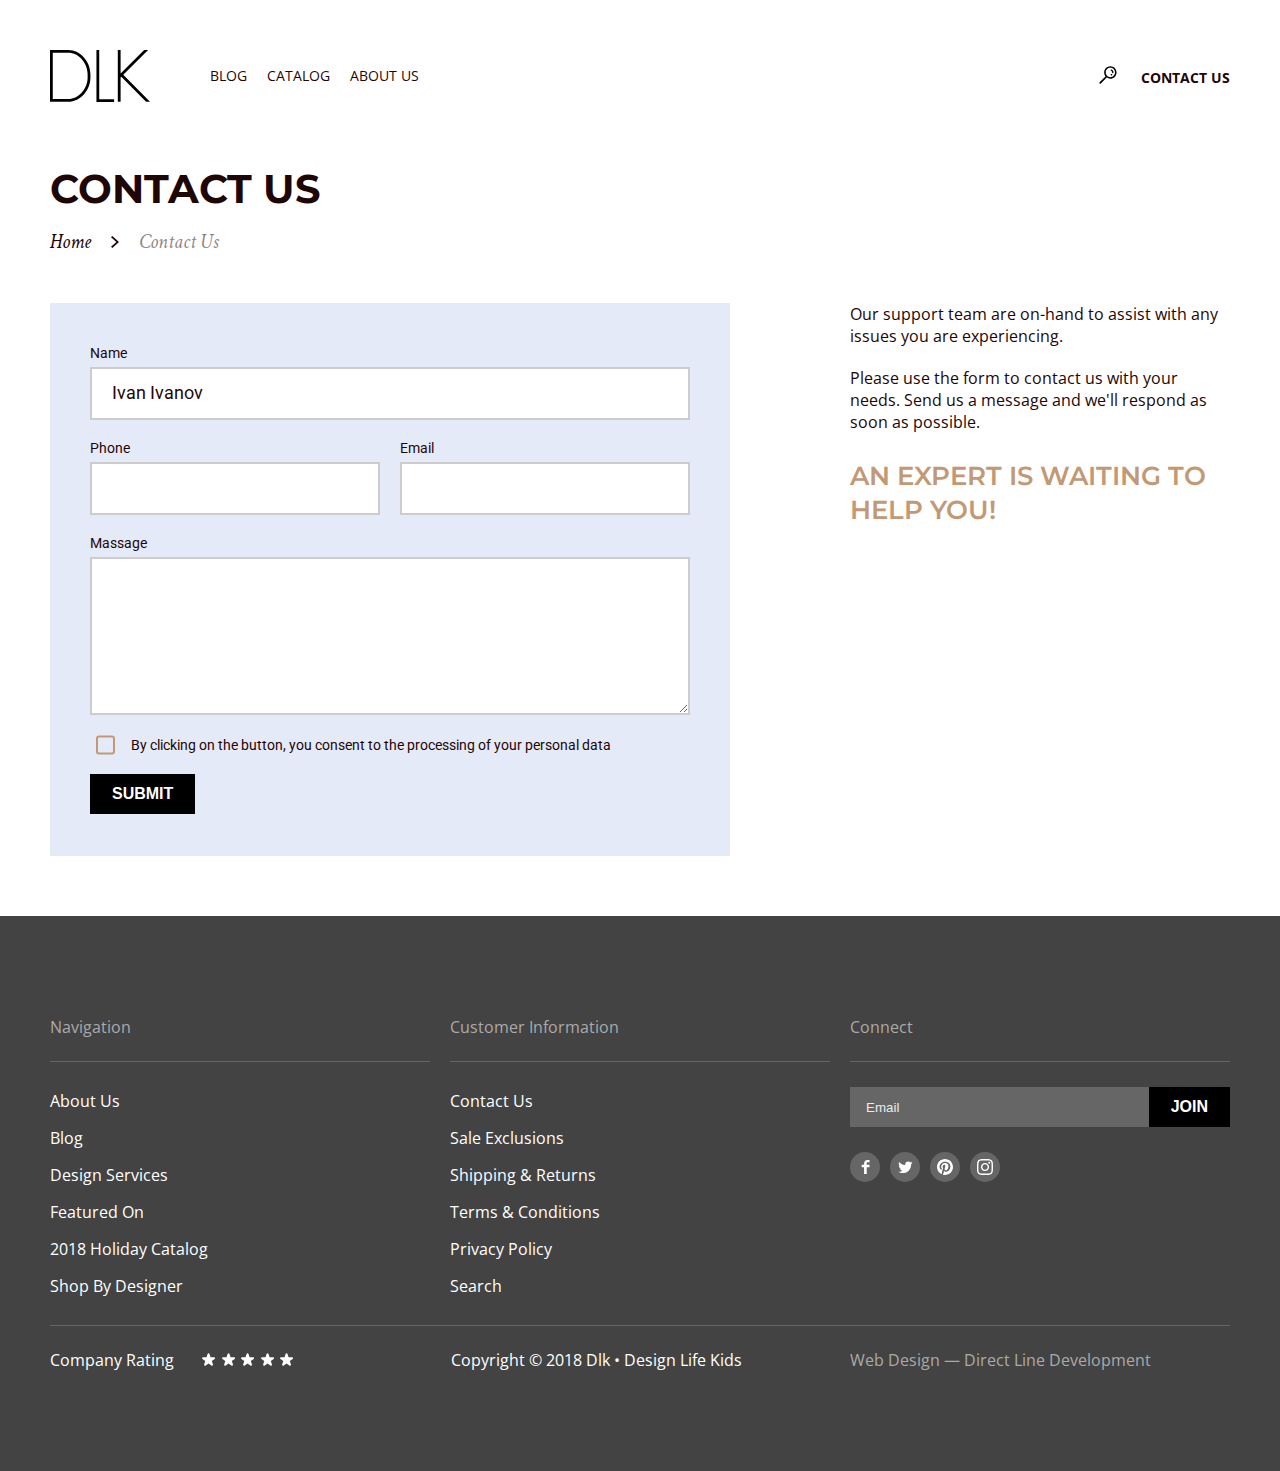
<file: pages/contact-us/index.html>
<!DOCTYPE html>
<html lang="en">
  <head>
    <meta charset="UTF-8">
    <meta name="viewport" content="width=device-width, initial-scale=1.0">
    <meta http-equiv="X-UA-Compatible" content="ie=edge">
    <link href="https://necolas.github.io/normalize.css/8.0.1/normalize.css" rel="stylesheet">
    <link href="https://fonts.googleapis.com/css?family=Montserrat:400,700,900&display=swap" rel="stylesheet"> 
    <link href="https://fonts.googleapis.com/css?family=Open+Sans:300,400,700&display=swap" rel="stylesheet">
    <link href="https://fonts.googleapis.com/css?family=Crimson+Text:400,400i&display=swap" rel="stylesheet">
    <link href="https://fonts.googleapis.com/css?family=Roboto&display=swap" rel="stylesheet">
    <link rel="stylesheet" href="/css/common.css">
    <link rel="stylesheet" type="text/css" href="/css/contact-us-compress.css"> 
    <title>Contact Us</title>
    <link rel="shortcut icon" href="/images/logo.svg" type="image/svg">
  </head>
  <body>
    <header class="header container">
      <a class="header-logo-link" href="/index.html">
        <img class="header-logo-image" width="100" height="52" src="/images/logo.svg" alt="logo">
      </a>
      <nav class="header-nav">
        <ul class="list-hidden-marker header-nav-list">
          <li class="header-nav-item">
            <a class="header-nav-link" href="/pages/blog/index.html">BLOG</a>
          </li>
          <li class="header-nav-item">
            <a class="header-nav-link" href="/pages/catalog/index.html">CATALOG</a>
          </li>
          <li class="header-nav-item">
            <a class="header-nav-link" href="#">ABOUT US</a>
          </li>
        </ul>
        <ul class="list-hidden-marker header-contact-list">
          <li class="header-contact-item">
            <a class="header-search-link" href="#"><img class="search-image" width="18" height="18" src="/images/search.svg" alt="search"></a>
          </li>
          <li class="header-contact-item">
            <a class="header-contact-link"  href="/pages/contact-us/index.html">CONTACT US</a>
          </li>
        </ul> 
      </nav>                        
    </header>
    <main class="contact-us-block">
      <section class="title-block container">
        <h1 class="contact-us-title main-title">CONTACT US</h1>
        <ul class="breadcrumbs-list list-hidden-marker">
          <li class="breadcrumbs-item"><a class="breadcrumbs-link" href="/index.html">Home</a></li>
          <li class="breadcrumbs-item"><img class="way-vector" width="8" height="12" src="/images/vector-way.svg" alt="vector"></li>
          <li class="breadcrumbs-item"><span class="breadcrumbs-page">Contact Us</span></li>
        </ul>
      </section>      
      <div class="contact-us-block-content container">
        <form class="contact-us-form" action="https://form-data-dl.herokuapp.com/api/messages" method="POST">
          <div class="form-wrapper600">
            <label class="label-input" for="input-name">Name</label>
            <input class="form-input form-input__name" name="name" id="input-name" type="text" placeholder="Ivan Ivanov">
          </div>
          <div class="form-container">
            <div class="form-wrapper290">
              <label class="label-input" for="input-phone">Phone</label>
              <input class="form-input" name="phone" id="input-phone" type="tel">
            </div>
            <div class="form-wrapper290">
              <label class="label-input" for="input-email">Email</label>
              <input class="form-input" name="email" id="input-email" type="email">
            </div>
          </div>          
          <div class="form-wrapper600"> 
            <label class="label-input" for="input-massage">Massage</label>
            <textarea class="form-input" name="message" id="input-massage" cols="30" rows="6"></textarea>
          </div>
          <div class="form-checkbox-wrapper">
            <input class="input-form-checkbox opacity" name="accept" id="form-accept" type="checkbox" value="accept">
            <label class="form-label form-checkbox-indicator" for="form-accept">By clicking on the button, you consent to the processing of your personal data</label>
          </div>
          <button class="button-form button" type="submit">SUBMIT</button>
        </form>
        <div class="contact-us-text-block">
          <p class="contact-us-text">Our support team are on-hand to assist with any issues you are experiencing.</p>
          <p class="contact-us-text">Please use the form to contact us with your needs. Send us a message and we'll respond as soon as possible.</p>
          <p class="contact-us-bigtext">An expert is waiting to help you!</p>
        </div>
      </div>          
    </main>
    <footer class="footer">
      <div class="footer-wrapper container">
        <div class="footer-block-content">
          <div class="footer-section-content">
            <p class="footer-title bottom-line grey-text">Navigation</p>
            <nav class="footer-navigation">
                <ul class="footer-navigation-list list-hidden-marker">
                  <li class="footer-navigation-item"><a class="footer-navigation-link" href="#">About Us</a></li>
                  <li class="footer-navigation-item"><a class="footer-navigation-link" href="/pages/blog/index.html">Blog</a></li>
                  <li class="footer-navigation-item"><a class="footer-navigation-link" href="#">Design Services</a></li>
                  <li class="footer-navigation-item"><a class="footer-navigation-link" href="#">Featured On</a></li>
                  <li class="footer-navigation-item"><a class="footer-navigation-link" href="#">2018 Holiday Catalog</a></li>
                  <li class="footer-navigation-item"><a class="footer-navigation-link" href="#">Shop By Designer</a></li>            
                </ul>
            </nav>            
          </div>
          <div class="footer-section-content">
            <p class="footer-title bottom-line grey-text">Customer Information</p>
            <nav class="footer-navigation">
                <ul class="footer-navigation-list list-hidden-marker">
                  <li class="footer-navigation-item"><a class="footer-navigation-link" href="/pages/contact-us/index.html">Contact Us</a></li>
                  <li class="footer-navigation-item"><a class="footer-navigation-link" href="#">Sale Exclusions</a></li>
                  <li class="footer-navigation-item"><a class="footer-navigation-link" href="#">Shipping & Returns</a></li>
                  <li class="footer-navigation-item"><a class="footer-navigation-link" href="#">Terms & Conditions</a></li>
                  <li class="footer-navigation-item"><a class="footer-navigation-link" href="#">Privacy Policy</a></li>
                  <li class="footer-navigation-item"><a class="footer-navigation-link" href="#">Search</a></li>            
                </ul>
            </nav>            
          </div>
          <div class="footer-section-content">
            <p class="footer-title bottom-line grey-text">Connect</p>
            <form class="footer-form">
              <input class="footer-input" type="email" placeholder="Email"> 
              <button class="button footer-button" type="submit" value="join">JOIN</button>              
            </form>
            <ul class="footer-socials-list list-hidden-marker">
              <li class="footer-socials-item"><a class="footer-socials-link footer-socials-link__facebook" href="#"><span class="hidden">Facebook</span></a></li>
              <li class="footer-socials-item"><a class="footer-socials-link footer-socials-link__twitter" href="#"><span class="hidden">Twitter</span></a></li>
              <li class="footer-socials-item"><a class="footer-socials-link footer-socials-link__pinterest" href="#"><span class="hidden">Pinteres</span></a></li>
              <li class="footer-socials-item"><a class="footer-socials-link footer-socials-link__instagram" href="#"><span class="hidden">Instagramm</span></a></li>
            </ul>               
          </div> 
        </div>
        <div class="footer-block-information top-line">
          <div class="footer-section-information yellow-stars">
            <p class= "star-text">Company Rating</p>
            <ul class="list-hidden-marker stars-list">
              <li class="star-item"><button class="button-star" type="button"><img class="image-star" src="/images/star.svg" alt="star"></button></li>
              <li class="star-item"><button class="button-star" type="button"><img class="image-star" src="/images/star.svg" alt="star"></button></li>
              <li class="star-item"><button class="button-star" type="button"><img class="image-star" src="/images/star.svg" alt="star"></button></li>
              <li class="star-item"><button class="button-star" type="button"><img class="image-star" src="/images/star.svg" alt="star"></button></li> 
              <li class="star-item"><button class="button-star" type="button"><img class="image-star" src="/images/star.svg" alt="star"></button></li> 
            </ul>
          </div>
          <p class="footer-section-information Copyright-info">Copyright © 2018 Dlk • Design Life Kids</p>
          <a class="footer-section-information dl-info grey-text" href="#">Web Design — Direct Line Development</a>
        </div> 
      </div>
    </footer>  
  </body>
</html>
</file>
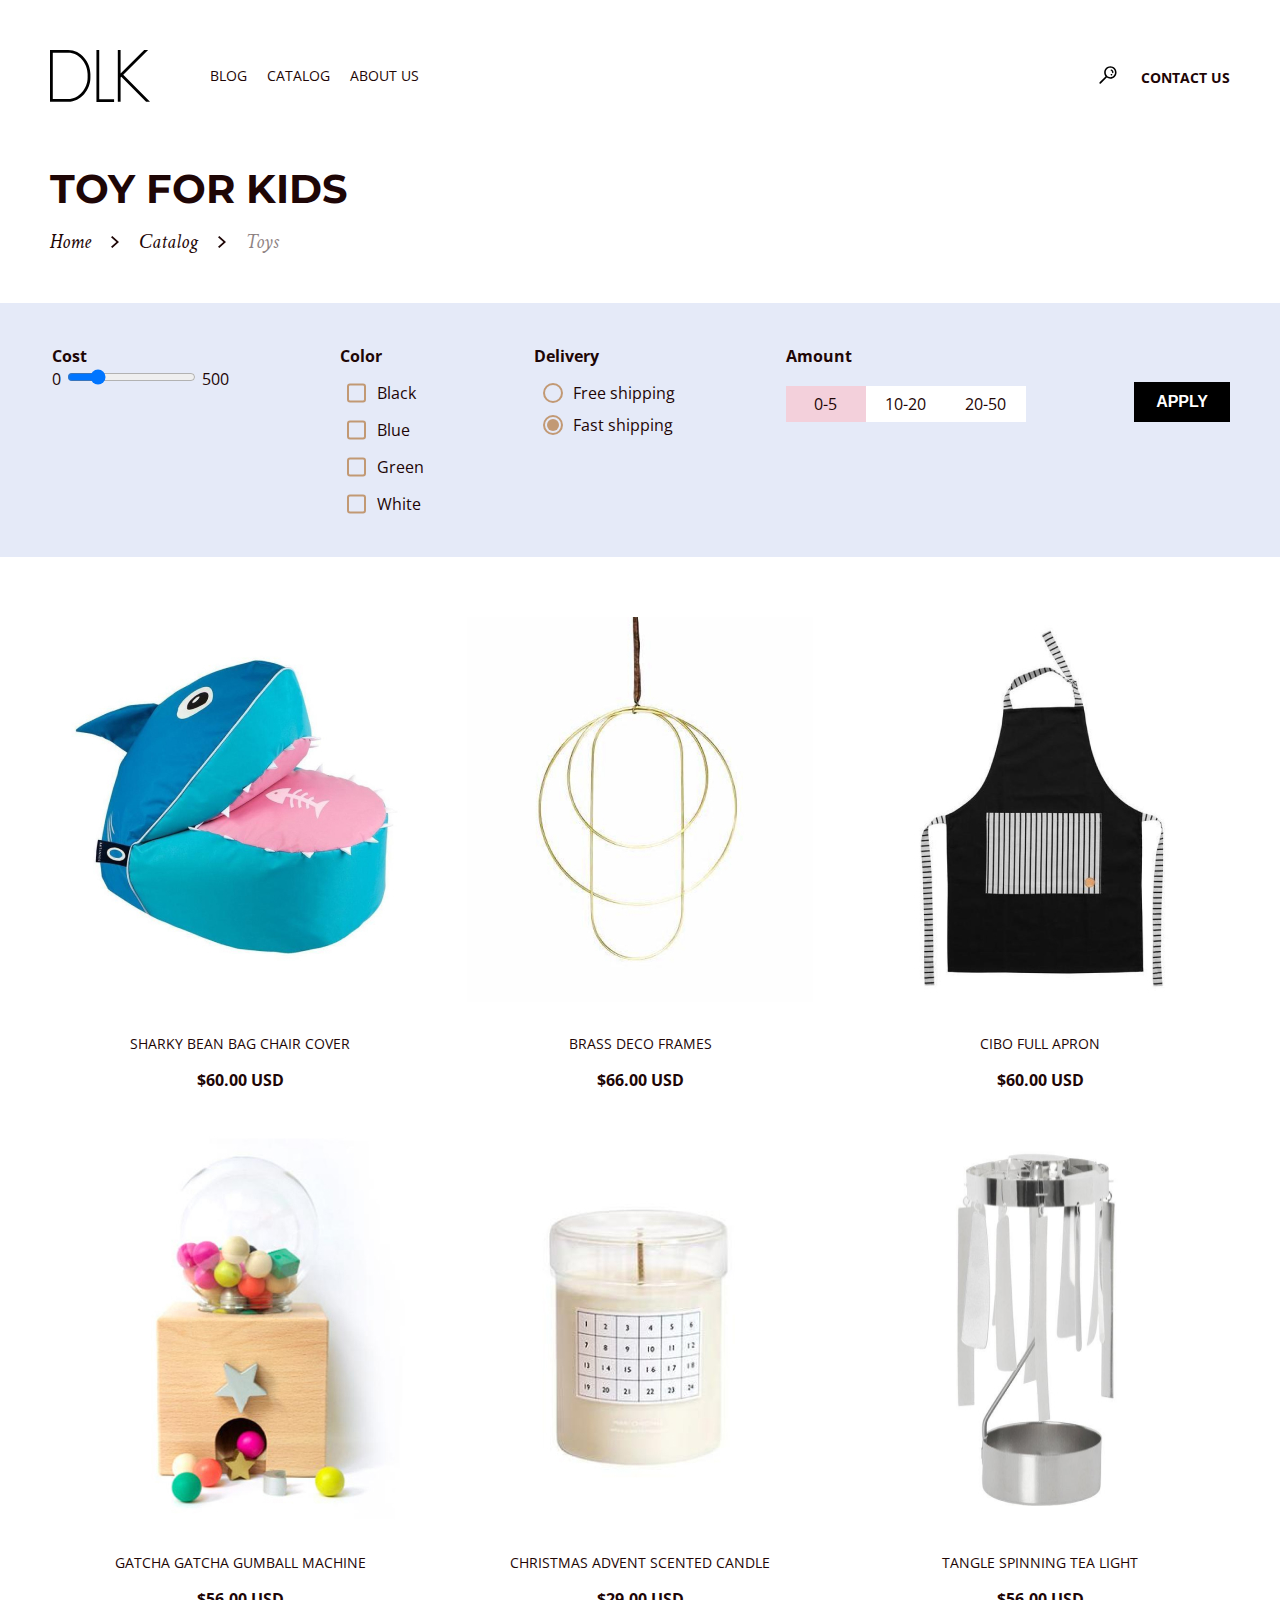
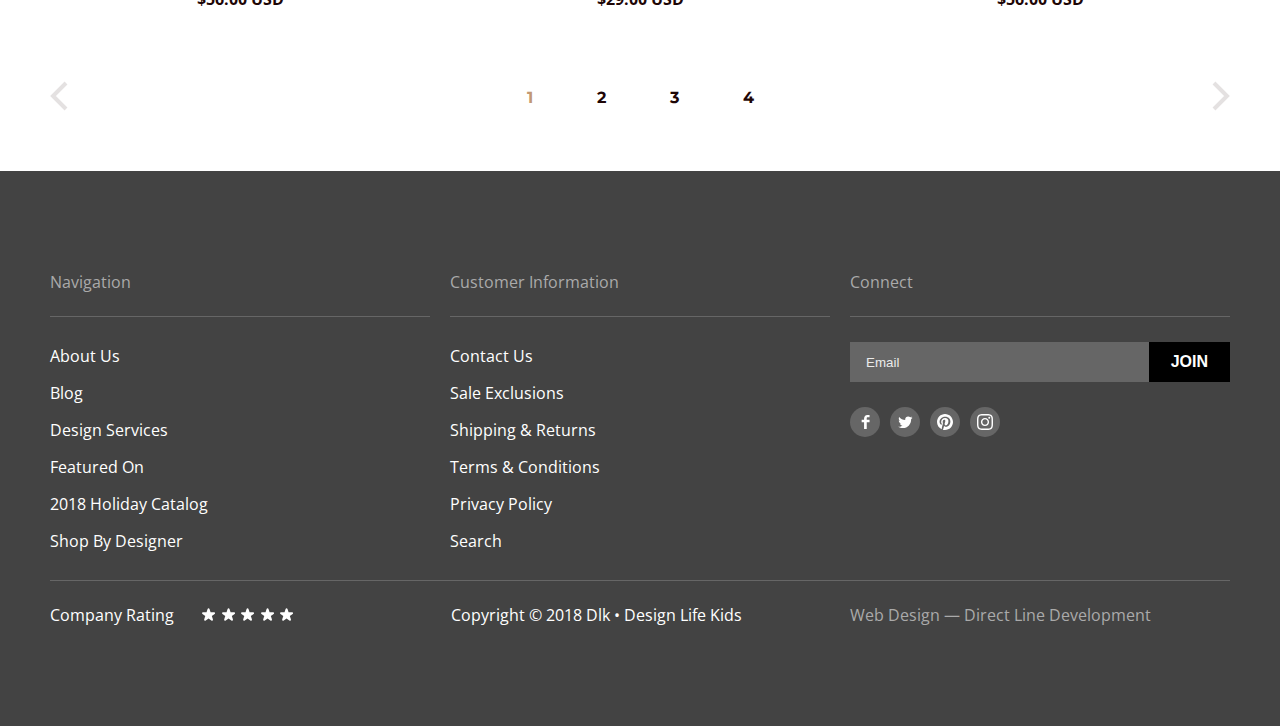
<file: pages/catalog/toys/index.html>
<!DOCTYPE html>
<html lang="en">
  <head>
    <meta charset="UTF-8">
    <meta name="viewport" content="width=device-width, initial-scale=1.0">
    <meta http-equiv="X-UA-Compatible" content="ie=edge">
    <link href="https://necolas.github.io/normalize.css/8.0.1/normalize.css" rel="stylesheet">
    <link href="https://fonts.googleapis.com/css?family=Montserrat:400,700,900&display=swap" rel="stylesheet"> 
    <link href="https://fonts.googleapis.com/css?family=Open+Sans:300,400,700&display=swap" rel="stylesheet">
    <link href="https://fonts.googleapis.com/css?family=Crimson+Text:400,400i&display=swap" rel="stylesheet">
    <link href="https://fonts.googleapis.com/css?family=Roboto&display=swap" rel="stylesheet">
    <link rel="stylesheet" href="/css/common.css">
    <link rel="stylesheet" type="text/css" href="/css/toy-compress.css"> 
    <title>Toys</title>
    <link rel="shortcut icon" href="/images/logo.svg" type="image/svg">
  </head>
  <body>
    <header class="header container">
      <a class="header-logo-link" href="/index.html">
        <img class="header-logo-image" width="100" height="52" src="/images/logo.svg" alt="logo">
      </a>
      <nav class="header-nav">
        <ul class="list-hidden-marker header-nav-list">
          <li class="header-nav-item">
            <a class="header-nav-link" href="/pages/blog/index.html">BLOG</a>
          </li>
          <li class="header-nav-item">
            <a class="header-nav-link" href="/pages/catalog/index.html">CATALOG</a>
          </li>
          <li class="header-nav-item">
            <a class="header-nav-link" href="#">ABOUT US</a>
          </li>
        </ul>
        <ul class="list-hidden-marker header-contact-list">
          <li class="header-contact-item">
            <a class="header-search-link" href="#"><img class="search-image" width="18" height="18" src="/images/search.svg" alt="search"></a>
          </li>
          <li class="header-contact-item">
            <a class="header-contact-link" href="/pages/contact-us/index.html">CONTACT US</a>
          </li>
        </ul> 
      </nav>                        
    </header>
    <main class="main">    
      <section class="title-block container">
        <h1 class="toys-title main-title">TOY FOR KIDS</h1>
        <ul class="breadcrumbs-list list-hidden-marker">
          <li class="breadcrumbs-item"><a class="breadcrumbs-link" href="/index.html">Home</a></li>
          <li class="breadcrumbs-item"><img class="way-vector" width="8" height="12" src="/images/vector-way.svg" alt="vector"></li>
          <li class="breadcrumbs-item"><a class="breadcrumbs-link" href="/pages/catalog/index.html">Сatalog</a></li>
          <li class="breadcrumbs-item"><img class="way-vector" width="8" height="12" src="/images/vector-way.svg" alt="vector"></li>
          <li class="breadcrumbs-item"><span class="breadcrumbs-page">Toys</span></li>
        </ul>
      </section>  
      <section class="toys-filter"> 
        <h2 class="hidden">toys filter</h2>       
        <form class="toys-form container" action="https://form-data-dl.herokuapp.com/api/messages" method="POST">
          <fieldset class="form-section-cost fieldset-border-none">
            <legend class="form-section-cost-name">Cost</legend>
            <label class="label-range" for="input-range">0</label>
            <input class="input-range" type="range" name="cost" min="0" max="500" value="100" id="input-range">
            <label class="label-range" for="input-range">500</label>
          </fieldset>
          <fieldset class="form-section-color fieldset-border-none">
            <legend class="form-section-color-name">Color</legend>
            <ul class="form-section-color-list list-hidden-marker">
              <li class="form-section-color-item">
                <input  class="input-color opacity" name="color-toys" type="checkbox" id="input-color-black" value="black">
                <label class="label-color label-color-indicator " for="input-color-black">Black</label>
              </li>
              <li class="form-section-color-item">
                <input class="input-color opacity" name="color-toys" type="checkbox" id="input-color-blue" value="blue">
                <label class="label-color label-color-indicator" for="input-color-blue">Blue</label>
              </li>
              <li class="form-section-color-item">
                <input class="input-color opacity" name="color-toys" type="checkbox" id="input-color-green" value="green">
                <label class="label-color label-color-indicator" for="input-color-green">Green</label>
              </li>
              <li class="form-section-color-item">
                <input class="input-color opacity" name="color-toys" type="checkbox" id="input-color-white" value="white">
                <label class="label-color label-color-indicator" for="input-color-white">White</label>
              </li>
            </ul>
          </fieldset>
          <fieldset class="form-section-shipping fieldset-border-none">
            <legend class="form-section-shipping-name">Delivery</legend>
            <ul class="form-section-shipping-list list-hidden-marker">
              <li class="form-section-shipping-item">
                <input class="input-shipping opacity" id="input-free-shipping" name="shipping-methods" type="radio" value="free">
                <label class="label-shipping label-shipping-indicator" for="input-free-shipping">Free shipping</label>                                  
              </li>
              <li class="form-section-shipping-item">
                <input class="input-shipping opacity" id="input-fast-shipping" name="shipping-methods" type="radio" value="fast" checked>
                <label class="label-shipping label-shipping-indicator" for="input-fast-shipping">Fast shipping</label>                  
              </li>
            </ul>
          </fieldset>
          <fieldset class="form-section-amount fieldset-border-none">
            <legend class="form-section-amount-name">Amount</legend>
            <ul class="form-section-amount-list list-hidden-marker">
              <li class="form-section-amount-item">
                <input class="input-amount opacity" type="radio" id="input-amount-1" name="amount" value="0-5" checked>
                <label class="label-amount" for="input-amount-1">0-5</label>
              </li>
              <li class="form-section-amount-item">
                <input class="input-amount opacity" type="radio" id="input-amount-2" name="amount" value="10-20">
                <label class="label-amount" for="input-amount-2">10-20</label>
              </li>
              <li class="form-section-amount-item">
                <input class="input-amount opacity" type="radio" id="input-amount-3" name="amount" value="20-50">
                <label class="label-amount" for="input-amount-3">20-50</label>
              </li>
            </ul>
          </fieldset>
          <button class="filter-button button" type="submit">Apply</button>
        </form>        
      </section>
      <section class="toys-content container">
        <h2 class="hidden">Toys list</h2>
        <div class="toys-list ">
          <article class="toy-preview">
            <h2 class="hidden">toy</h2>
            <a class="toy-link" href="#">
              <img class="toy-image" width="380" height="385" src="/images/toy-1.jpg" alt="toy">
              <div class="toy-learn-more">
                <p class="toy-learn-more-text">LEARN MORE</p>
              </div>              
              <div class="toy-text">
                <p class="toy-name">SHARKY BEAN BAG CHAIR COVER</p>
                <p class="toy-price">$60.00 USD</p>
              </div>              
            </a>
          </article> 
          <article class="toy-preview">
            <h2 class="hidden">toy</h2>
            <a class="toy-link" href="#">
              <img class="toy-image" width="380" height="385" src="/images/toy-2.jpg" alt="toy">
              <div class="toy-learn-more">
                <p class="toy-learn-more-text">LEARN MORE</p>
              </div>  
              <div class="toy-text">
                <p class="toy-name">BRASS DECO FRAMES</p>
                <p class="toy-price">$66.00 USD</p>
              </div>              
            </a>
          </article>
          <article class="toy-preview">
            <h2 class="hidden">toy</h2>
            <a class="toy-link" href="#">
              <img class="toy-image" width="380" height="385" src="/images/toy-3.jpg" alt="toy">
              <div class="toy-learn-more">
                <p class="toy-learn-more-text">LEARN MORE</p>
              </div>  
              <div class="toy-text">
                <p class="toy-name">CIBO FULL APRON</p>
                <p class="toy-price">$60.00 USD</p>
              </div>              
            </a>
          </article>
          <article class="toy-preview">
            <h2 class="hidden">toy</h2>
            <a class="toy-link" href="#">
              <img class="toy-image" width="380" height="385" src="/images/toy-4.jpg" alt="toy">
              <div class="toy-learn-more">
                <p class="toy-learn-more-text">LEARN MORE</p>
              </div>  
              <div class="toy-text">
                <p class="toy-name">GATCHA GATCHA GUMBALL MACHINE</p>
                <p class="toy-price">$56.00 USD</p>
              </div>              
            </a>
          </article>
          <article class="toy-preview">
            <h2 class="hidden">toy</h2>
            <a class="toy-link" href="#">
              <img class="toy-image" width="380" height="385" src="/images/toy-5.jpg" alt="toy">
              <div class="toy-learn-more">
                <p class="toy-learn-more-text">LEARN MORE</p>
              </div>  
              <div class="toy-text">
                <p class="toy-name">CHRISTMAS ADVENT SCENTED CANDLE</p>
                <p class="toy-price">$29.00 USD</p>
              </div>              
            </a>
          </article>
          <article class="toy-preview">
            <h2 class="hidden">toy</h2>
            <a class="toy-link" href="#">
              <img class="toy-image" width="380" height="385" src="/images/toy-6.jpg" alt="toy">  
              <div class="toy-learn-more">
                <p class="toy-learn-more-text">LEARN MORE</p>
              </div>              
              <div class="toy-text">
                <p class="toy-name">TANGLE SPINNING TEA LIGHT</p>
                <p class="toy-price">$56.00 USD</p>
              </div>              
            </a>
          </article>
        </div>
        <div class="page-navigation">
          <a class="page-navigation-control" href="#">
            <svg class="page-navigation-svg" width="18" height="30" viewBox="0 0 18 30" fill="none" xmlns="http://www.w3.org/2000/svg">
              <path class="page-control-vector" d="M16 2L3 15L16 28" stroke="#1E0606" stroke-opacity="0.12" stroke-width="4"/>
            </svg>
          </a>
          <ul class="page-navigation-list list-hidden-marker">
            <li class="page-navigation-item"><a class="page-navigation-link page-navigation-link__one" href="#">1</a></li>
            <li class="page-navigation-item"><a class="page-navigation-link" href="#">2</a></li>
            <li class="page-navigation-item"><a class="page-navigation-link" href="#">3</a></li>
            <li class="page-navigation-item"><a class="page-navigation-link" href="#">4</a></li>
          </ul>
          <a class="page-navigation-control" href="#">
            <svg class="page-navigation-svg" width="18" height="30" viewBox="0 0 18 30" fill="none" xmlns="http://www.w3.org/2000/svg">
              <path class="page-control-vector" d="M2 2L15 15L2 28" stroke="#1E0606" stroke-opacity="0.12" stroke-width="4"/>
            </svg>
          </a>
        </div>        
      </section>        
    </main>
    <footer class="footer">
      <div class="footer-wrapper container">
        <div class="footer-block-content">
          <div class="footer-section-content">
            <p class="footer-title bottom-line grey-text">Navigation</p>
            <nav class="footer-navigation">
                <ul class="footer-navigation-list list-hidden-marker">
                  <li class="footer-navigation-item"><a class="footer-navigation-link" href="#">About Us</a></li>
                  <li class="footer-navigation-item"><a class="footer-navigation-link" href="/pages/blog/index.html">Blog</a></li>
                  <li class="footer-navigation-item"><a class="footer-navigation-link" href="#">Design Services</a></li>
                  <li class="footer-navigation-item"><a class="footer-navigation-link" href="#">Featured On</a></li>
                  <li class="footer-navigation-item"><a class="footer-navigation-link" href="#">2018 Holiday Catalog</a></li>
                  <li class="footer-navigation-item"><a class="footer-navigation-link" href="#">Shop By Designer</a></li>            
                </ul>
            </nav>            
          </div>
          <div class="footer-section-content">
            <p class="footer-title bottom-line grey-text">Customer Information</p>
            <nav class="footer-navigation">
                <ul class="footer-navigation-list list-hidden-marker">
                  <li class="footer-navigation-item"><a class="footer-navigation-link" href="/pages/contact-us/index.html">Contact Us</a></li>
                  <li class="footer-navigation-item"><a class="footer-navigation-link" href="#">Sale Exclusions</a></li>
                  <li class="footer-navigation-item"><a class="footer-navigation-link" href="#">Shipping & Returns</a></li>
                  <li class="footer-navigation-item"><a class="footer-navigation-link" href="#">Terms & Conditions</a></li>
                  <li class="footer-navigation-item"><a class="footer-navigation-link" href="#">Privacy Policy</a></li>
                  <li class="footer-navigation-item"><a class="footer-navigation-link" href="#">Search</a></li>            
                </ul>
            </nav>            
          </div>
          <div class="footer-section-content">
            <p class="footer-title bottom-line grey-text">Connect</p>
            <form class="footer-form">
              <input class="footer-input" type="email" placeholder="Email"> 
              <button class="button footer-button" type="submit" value="join">JOIN</button>              
            </form>
            <ul class="footer-socials-list list-hidden-marker">
              <li class="footer-socials-item"><a class="footer-socials-link footer-socials-link__facebook" href="#"><span class="hidden">Facebook</span></a></li>
              <li class="footer-socials-item"><a class="footer-socials-link footer-socials-link__twitter" href="#"><span class="hidden">Twitter</span></a></li>
              <li class="footer-socials-item"><a class="footer-socials-link footer-socials-link__pinterest" href="#"><span class="hidden">Pinteres</span></a></li>
              <li class="footer-socials-item"><a class="footer-socials-link footer-socials-link__instagram" href="#"><span class="hidden">Instagramm</span></a></li>
            </ul>               
          </div> 
        </div>
        <div class="footer-block-information top-line">
          <div class="footer-section-information yellow-stars">
            <p class= "star-text">Company Rating</p>
            <ul class="list-hidden-marker stars-list">
              <li class="star-item"><button class="button-star" type="button"><img class="image-star" src="/images/star.svg" alt="star"></button></li>
              <li class="star-item"><button class="button-star" type="button"><img class="image-star" src="/images/star.svg" alt="star"></button></li>
              <li class="star-item"><button class="button-star" type="button"><img class="image-star" src="/images/star.svg" alt="star"></button></li>
              <li class="star-item"><button class="button-star" type="button"><img class="image-star" src="/images/star.svg" alt="star"></button></li> 
              <li class="star-item"><button class="button-star" type="button"><img class="image-star" src="/images/star.svg" alt="star"></button></li> 
            </ul>
          </div>
          <p class="footer-section-information Copyright-info">Copyright © 2018 Dlk • Design Life Kids</p>
          <a class="footer-section-information dl-info grey-text" href="#">Web Design — Direct Line Development</a>
        </div> 
      </div>
    </footer>  
  </body>
</html>
</file>
<file: css/common.css>
body {
  font-family: Open Sans, sans-serif;
  font-weight: normal;
  margin: 0;
  color: #1E0606;
  background-color: #FFFFFF;
}

a {
  text-decoration: none;
  color: #1E0606;
}


.container {
  width: 100%;
  max-width: 1180px;
  margin: 0 auto;
}

.list-hidden-marker {
  list-style-type: none;
}

.hidden {
  display: none;
}

.opacity {
  opacity: 0;
}


.fieldset-border-none {
  border: none;
  width: fit-content;
  padding: 0;
}

.button {
  font-weight: bold;
  font-size: 16px;
  line-height: 22px;
  background-color: #000000;
  color: #FFFFFF;
  border: 0;
  padding: 9px 22px;  
  text-align: center;
  text-transform: uppercase;
  cursor: pointer;
  transition: 0.3s;
}

.button:hover, .button:focus {
  
  background-color: #C29974; 
}

.button:active {
  cursor: none;
  background-color:#CFAF91;
}

.title-block {
  margin-top: 7px;
}

.main-title {
  font-family: Montserrat, sans-serif;
  font-style: normal;
  font-weight: bold;
  font-size: 40px;
  line-height: 49px;
  margin: 0;
}

.title-2 {
  font-family: Montserrat, sans-serif;
  font-weight: bold;
  font-size: 38px;
  line-height: 46px;  
  text-transform: uppercase;
}

.breadcrumbs-list {
  padding: 0;
  display: flex;
  margin-top: 17px;
}

.breadcrumbs-item {
  margin-right: 20px;
  font-family: Crimson Text, serif;
  font-style: italic;
  font-size: 20px;
  line-height: 25px;
}

.breadcrumbs-page { 
  opacity: 0.5;
}

.breadcrumbs-link {
  transition: 0.3s;
}

.breadcrumbs-link:hover, .breadcrumbs-link:focus {
  opacity: 0.8;
}

.breadcrumbs-link:active {
  opacity: 0.6;
}

/* header */

.header {
  padding: 50px 0;
  display: flex;
}

.header-nav {
  display: flex;
  justify-content: space-between; 
  width: 100%;
}

.header-nav-list {
  display: flex;
  margin-left: 60px;
  padding-left: 0;    
}

.header-contact-list {
  display: flex;
  justify-content: space-between;  
}

.header-nav-item {
  font-size: 14px;
  line-height: 19px;
  color: #000000;
  margin-right: 20px;  
}

.header-contact-link{
  font-weight: bold;
  font-style: normal;
  font-size: 14px;
  line-height: 19px;
  text-transform: uppercase;
}

.header-search-link {
  margin-right: 24px;
}

.header-logo-link, .header-nav-link, .header-search-link, .header-contact-link{  
  transition: 0.2s;
}

.header-logo-link:hover, .header-logo-link:focus, .header-nav-link:hover , .header-nav-link:focus, .header-contact-link:hover, .header-contact-link:focus,  .header-search-link:hover, .header-search-link:focus {
  opacity: 0.5;
}

.header-logo-link:active, .header-nav-link:active, .header-contact-link:active, .header-search-link:active {
  opacity: 0.3;
}

/* footer */

.footer {
  font-size: 16px;
  line-height: 22px;
  background-color: #434343;
  color: #FFFFFF;
  padding: 100px 0;
}

.footer-block-content {
  margin: 0 -10px;
  display: flex;
  justify-content: space-between;
}

.footer-section-content { 
  width: 33.33%;
  padding: 0 10px;
  box-sizing: border-box;
}

.footer-block-information{
  padding-top: 23px;
  display: flex;
  justify-content: space-between;
  align-items: center;
}

.footer-section-information { 
  margin: 0;
  width: 33.33%;  
  box-sizing: border-box;
}

.footer-title {   
  margin: 0;
  padding-bottom: 23px;
}

.top-line {
  border-top-width: 1px;
  border-top-style: solid;
  border-top-color: #666666;
}

.bottom-line {
  border-bottom-width: 1px;
  border-bottom-style: solid;
  border-bottom-color: #666666;
  
}

.footer-socials-list {
  padding-left: 0;
}

.footer-navigation-list {
  margin: 0;
  padding: 28px 0 13px 0; 
}

.footer-navigation-item {
  margin-bottom: 15px;
}

.footer-navigation-link {
  font-family: Open Sans, sans-serif;
  font-size: 16px;
  line-height: 22px;
  color: #FFFFFF;
}

.footer-navigation-link:hover , .footer-navigation-link:focus {
  opacity: 0.5;
  cursor: pointer;
}

.footer-navigation-link:active {
  opacity: 0.3;
  cursor: pointer;
}

.grey-text {
  color: #AAAAAA;
}

.yellow-stars { 
  display: flex;
  align-items: center;  
}

.star-text {
  margin:0 28px 0 0;
}

.stars-list {
  padding: 0;
  margin: 0;
  display: flex;
  justify-content: space-between;
}

.star-item {
  margin-right: 5.5px;
}

.button-star {
  padding: 0;
  background: transparent;
  border: 0;
}

.footer-form {  
  display: flex;
  margin: 25px 0;
}

.footer-input {
  background-color: #666666;
  
  border: 1px solid transparent;
  display: flex;
  align-items: center;
  width: 100%;
  padding: 9px 15px;
  box-sizing: border-box; 
}

.footer-input::placeholder {
  color: #EBEBEB;
}

.footer-input:hover {
  cursor: pointer;  
  border-color: #FFFFFF;
  
}

.footer-input:focus {
  cursor: none;
  border-color: white;
  color: #EBEBEB;
}

.footer-button {
  border-width: 0;
}

.footer-socials-list {
  display: flex;
}

.footer-socials-link {
  width: 30px;
  height: 30px;
  background-color: #666666;
  border-radius: 15px;
  background-repeat: no-repeat;
  background-position: center;
  margin-right: 10px;
  display: block;
}

.footer-socials-link__facebook {  
  background-image: url(/images/social-1.svg);
}

.footer-socials-link__twitter {
  background-image: url(/images/social-2.svg);
}

.footer-socials-link__pinterest {
  background-image: url(/images/social-3.svg);
}

.footer-socials-link__instagram{
  background-image: url(/images/social-4.svg);
}

.footer-socials-link:hover, .footer-socials-link:focus {
  opacity: 0.5;
  cursor: pointer;
}

.footer-socials-link:active {
  opacity: 0.3;
  cursor: none;
}

.Copyright-info {
  padding-left: 8px;
}

.dl-info {
  padding-left: 13px;
}

.dl-info:hover, .dl-info:focus{
  color: #FFFFFF;
  cursor: pointer;
  text-decoration: underline;
}

.dl-info:active {
  color: #FFFFFF;
  cursor: none;
  text-decoration: underline;
}

.footer-navigation-link, .footer-input, .footer-socials-link, .dl-info {
  transition: 0.3s;
}

/*Contact Us form*/

.contact-us-form {
  max-width: 680px;
  margin-right: 60px;
  padding: 42px 40px;
  background-color: #E5EAF8;
  font-family: Roboto, sans-serif;
  font-size: 14px;
  line-height: 16px;
}

.form-wrapper600 {
  display: flex;
  flex-direction: column;
  width: 600px;
  margin-bottom: 20px;
}

.form-wrapper290 {
  display: flex;
  flex-direction: column;
  width: 290px;
}

.form-container {
  display: flex;
  justify-content: space-between;
  margin-bottom: 20px;
}

.label-input {
  margin-bottom: 6px;
  font-family: Roboto, sans-serif;
  font-size: 14px;
  line-height: 16px;
}

.form-input {
  padding: 14px 0;
  padding-left: 20px;
  font-size: 18px;
  line-height: 21px;
  background: #FFFFFF;
  border: 2px solid rgba(0, 0, 0, 0.2);
  box-sizing: border-box;
}

.form-checkbox-wrapper {
  margin-bottom: 20px;
  display: flex;
  align-items: center;
}

.form-checkbox-indicator {
  margin-left: -14px;
  padding-left:35px;
  position: relative;
}

.form-checkbox-indicator:hover, .input-form-checkbox:focus + .form-checkbox-indicator{
  text-decoration: underline;
  cursor: pointer;
}

.form-checkbox-indicator::before {
  position: absolute;
  content: "";
  left: 0;
  top: 50%;
  transform: translateY(-50%);
  width: 19px;
  height: 19px;
  border: 2px solid #C29974;
  box-sizing: border-box;
  border-radius: 3px;
}

.input-form-checkbox:checked + .form-checkbox-indicator::after {
  position: absolute;
  content: "";
  left: 2px;
  top: 50%;
  transform: translateY(-50%);
  width: 15px;
  height: 15px;
  background-image: url(/images/checkbox.svg);  
}

.form-input__name::placeholder {
  content: "";
  font-family: Roboto, sans-serif;
  font-size: 18px;
  line-height: 21px;
  color: #1E0606;
}

.button-close {
  position: absolute;
  width: 15px;
  height: 15px;
  border: none;
  cursor: pointer;
  background-image: url(/images/close.svg);
  background-color: transparent;
  top: 0;
  right: -25px;
}

.button-form:disabled {
  background-color: #C1C1C1;
  color: #E1E1E1;;
}

.button-close:hover, .button-close:focus {
  opacity: 0.5;
  cursor: pointer;
  transform: rotate(90deg);
}

.button-close:active {
  opacity: 0.3;
  cursor: none;
}

.modal-form {
  background-color: rgba(125, 151, 218, 0.8);
  position:fixed ;
  top: 0;
  right: 0;
  left: 0;
  bottom: 0;
  display: flex;
}

.modal-window {
  margin: auto;
  position: relative;  
}

.modal-form_none {
  display: none;
}
</file>
<file: css/style-compress.css>
.main-sliders{margin-top:77px;margin-bottom:90px}.slider-block{position:relative;background-color:#EEE4DB;display:flex;padding:90px 133px 89px}.slider-control-number{font-family:Montserrat,sans-serif;font-weight:300;font-size:60px;line-height:73px;color:rgba(30,6,6,0.05);margin:0 0 10px}.sliders-buttons-list{padding:0 3px;margin:0;width:31px;display:flex;flex-direction:column}.slider-control{position:absolute;top:17px;left:28px}.slider-button-item{width:100%;height:3px;margin-bottom:11px;position:relative}.slider-button{box-sizing:border-box;background-color:#D6CAC2;border:0;width:31px;height:3px;position:absolute}.slider-button:hover,.slider-button:focus{background-color:#725F5B}.slider-image{position:absolute;right:100px;bottom:0}.slider-button__one{background-color:rgba(30,6,6,0.6)}.slider-desc{width:307px}.slider-title{margin:0 0 20px;font-family:Montserrat,sans-serif;font-weight:700;font-size:40px;line-height:110%}.slider-text{font-family:#dc143c Text,serif;font-style:italic;font-size:20px;line-height:25px;margin:20px 0}.slider-1{display:flex}.slider-link{display:inline-block}.slider-discount-text{font-family:Open Sans,sans-serif;font-style:normal;font-weight:700;font-size:12px;line-height:16px;color:#FFF;background-color:#C29974;text-align:center;padding:11px 10px;margin:0;text-transform:uppercase}.product-title{position:absolute;top:50%;left:50%;transform:translate(-50%,-50%);margin:0;font-family:Montserrat,sans-serif;font-weight:700;font-size:26px;line-height:32px;text-align:center;text-transform:uppercase;text-shadow:0 0 40px rgba(147,3,3,0.25)}.product-link{color:#FFF}.product-link:hover > .product-title,.product-link:focus > .product-title{cursor:pointer;text-decoration:underline}.product-link:active .product-title{cursor:none;text-decoration:underline}.product-link:active{cursor:none}.products{margin-top:90px}.products-title{margin:20px 0}.products-list{display:flex;flex-wrap:wrap;padding:0;margin:10px -10px}.product-item{position:relative;padding:0 10px;margin:10px 0;width:280px;height:270px}.desception{display:flex;align-items:center;margin:21px 0 22px}.desception-button{background:transparent;border:0;padding:0;margin-right:6px}.desception-text{margin:0 0 0 15px;width:580px;font-family:Open Sans,sans-serif;font-size:16px;line-height:22px}.delivery{display:flex;margin-top:90px;margin-bottom:90px}.delivery-image{margin-right:60px;background-color:#E1E1E1}.delivery-text-block{padding-left:60px}.delivery-title{margin:31px 0 9px}.delivery-list{padding:0;margin:9px 0 19px}.delivery-button{width:326px;margin-left:-60px;padding:11px 0 11px 60px;text-align:start;box-sizing:border-box;background:transparent;font-family:#dc143c Text;font-style:italic;font-weight:400;font-size:26px;line-height:32px;border:0}.delivery-button:hover,.delivery-button:active,.delivery-button:focus{background-color:#E1F0F7}.delivery-button__default{background-color:#E1F0F7}.delivery-text{width:480px;margin-bottom:15px;font-family:Open Sans,sans-serif;font-size:16px;line-height:22px}.delivery-link{margin-top:10px;display:inline-block}.partners-list{display:flex;justify-content:space-between;align-items:center;margin-top:90px;margin-bottom:112px;padding:0}.partner-link{transition:.3}.partner-link:hover,.partner-link:focus{opacity:.7}.partner-link:active{opacity:.5}.dlk-contact{display:flex;justify-content:space-between;align-items:baseline;padding-bottom:60px;margin-bottom:87px;padding-right:calc(100% / 24 - 40px);box-sizing:border-box}.dlk-about{width:50%;padding:0 30px 35px;margin-right:30px;background-color:#E1F0F7;position:relative;box-sizing:border-box}.dlk-title{margin-top:-24px;margin-bottom:10px;text-transform:uppercase}.dlk-subtitle{margin:12px 0 10px;font-family:#dc143c Text,serif;font-style:italic;font-weight:400;font-size:26px;line-height:32px}.dlk-about-text{margin-top:9px;margin-bottom:20px;font-size:16px;line-height:22px}.dlk-about-link{display:inline-block}.contacts-map{width:50%;position:relative;box-sizing:border-box;background-color:#E1F0F7;padding:0 30px 80px;margin-left:30px}.contacts-title{margin-top:-24px;margin-bottom:20px}.contacts-map-text{margin:20px 0;font-size:16px;line-height:22px}.contatcs-map-image{position:absolute;top:calc(100% - 80px);background-color:#E1E1E1}
</file>
<file: css/blog-compress.css>
.blog-content{padding-bottom:47px}.blogs-list{display:flex;flex-wrap:wrap;margin:24px -10px 0}.blog-preview{width:33.33%;padding:10px;box-sizing:border-box;margin-top:14px}.blog-preview-link:hover .blog-preview-title,.blog-preview-link:active .blog-preview-title,.blog-preview-link:focus .blog-preview-title{cursor:pointer;text-decoration:underline}.blog-preview-image{background-color:#E1E1E1}.blog-preview-data{font-family:Roboto,sans-serif;font-size:16px;line-height:19px;color:#818181;margin:17px 0 0}.blog-preview-title{font-family:Montserrat,sans-serif;font-weight:700;font-size:24px;line-height:31px;margin:10px 0 0}.blog-preview-text{font-size:18px;line-height:25px;margin:15px 0 0}.page-navigation{margin-top:27px;font-family:Montserrat,sans-serif;font-weight:700;font-size:16px;line-height:20px;display:flex;justify-content:space-between;align-items:center}.page-navigation-list{display:flex;padding:0;margin-left:65px}.page-navigation-item{margin-right:64px}.page-navigation-link__one{color:#C29974}.page-navigation-control:hover .page-control-vector,.page-navigation-control:focus .page-control-vector{stroke:#C29974;stroke-opacity:1;cursor:pointer}.page-navigation-control:active .page-control-vector{stroke:#C29974;stroke-opacity:.5;cursor:none}.page-navigation-link:hover,.page-navigation-link:focus{color:#1E0606;opacity:.5;cursor:pointer}.page-navigation-link:active{color:#C29974;cursor:none}
</file>
<file: css/catalog-compress.css>
.product-title{position:absolute;top:50%;left:50%;transform:translate(-50%,-50%);margin:0;font-family:Montserrat,sans-serif;font-weight:700;font-size:26px;line-height:32px;text-align:center;text-transform:uppercase;text-shadow:0 0 40px rgba(147,3,3,0.25)}.product-item{position:relative;padding:0 10px;margin:10px 0;width:280px;height:270px}.product-link{color:#FFF}.product-link:hover > .product-title,.product-link:focus > .product-title{cursor:pointer;text-decoration:underline}.product-link:active .product-title{cursor:none;text-decoration:underline}.product-link:active{cursor:none}.catalog-list{display:flex;flex-wrap:wrap;justify-content:start;margin:38px -10px 0;padding:0}.catalog-item:nth-child(4){margin-left:200px}.product-image{position:absolute;top:50%;left:50%;transform:translate(-50%,-50%);background-color:#E1E1E1}.product-desception{margin-top:45px;margin-bottom:60px}.product-desception__inner{max-width:680px;width:100%;margin-left:calc(100% / 12 * 2 + 4px)}.desc-title{margin:25px 0}.desc-text{margin:15px 0;font-family:Open Sans,sans-serif;font-size:16px;line-height:22px}
</file>
<file: css/contact-us-compress.css>
.contact-us-form{max-width:680px;margin-right:60px;padding:42px 40px;background-color:#E5EAF8;font-family:Roboto,sans-serif;font-size:14px;line-height:16px}.form-wrapper600{display:flex;flex-direction:column;width:600px;margin-bottom:20px}.form-wrapper290{display:flex;flex-direction:column;width:290px}.form-container{display:flex;justify-content:space-between;margin-bottom:20px}.label-input{margin-bottom:6px;font-family:Roboto,sans-serif;font-size:14px;line-height:16px}.form-input{padding:14px 0;padding-left:20px;font-size:18px;line-height:21px;background:#FFF;border:2px solid rgba(0,0,0,0.2);box-sizing:border-box}.form-checkbox-wrapper{margin-bottom:20px;display:flex;align-items:center}.form-checkbox-indicator{margin-left:-14px;padding-left:35px;position:relative}.form-checkbox-indicator:hover,.input-form-checkbox:focus + .form-checkbox-indicator{text-decoration:underline;cursor:pointer}.form-checkbox-indicator::before{position:absolute;content:"";left:0;top:50%;transform:translateY(-50%);width:19px;height:19px;border:2px solid #C29974;box-sizing:border-box;border-radius:3px}.input-form-checkbox:checked + .form-checkbox-indicator::after{position:absolute;content:"";left:2px;top:50%;transform:translateY(-50%);width:15px;height:15px;background-image:url(/images/checkbox.svg)}.form-input__name::placeholder{content:"";font-family:Roboto,sans-serif;font-size:18px;line-height:21px;color:#1E0606}.contact-us-block-content{display:flex;justify-content:space-between;flex-wrap:wrap;margin-top:48px;margin-bottom:60px}.contact-us-text-block{max-width:380px;width:100%}.contact-us-text{margin:0 0 20px;font-size:16px;line-height:22px}.contact-us-bigtext{font-family:Montserrat,sans-serif;font-style:normal;font-weight:600;font-size:26px;line-height:34px;color:#C29974;text-transform:uppercase}
</file>
<file: css/toy-compress.css>
.toys-filter{margin-top:48px;background-color:rgba(125,151,218,0.2)}.toys-form{display:flex;justify-content:space-between;align-items:flex-start;padding:42px 0}.form-section-cost-name,.form-section-color-name,.form-section-shipping-name,.form-section-amount-name{font-family:Open Sans,sans-serif;font-weight:700;font-size:16px;line-height:22px;padding:0}.form-section-color-list,.form-section-shipping-list,.form-section-amount-list{padding:0;margin:15px 0 0}.form-section-color-item{margin-top:15px}.form-section-shipping-item{margin-top:10px}.filter-button{margin:37px 0}.label-color,.label-shipping,.label-amount{font-family:Open Sans,sans-serif;font-size:16px;line-height:22px}.label-color-indicator{margin-left:-17px;padding-left:30px;position:relative}.label-color-indicator::before{position:absolute;content:"";left:0;top:50%;transform:translateY(-50%);width:19px;height:19px;border:2px solid #C29974;box-sizing:border-box;border-radius:3px}.input-color:checked + .label-color-indicator::after{position:absolute;content:"";left:2px;top:50%;transform:translateY(-50%);width:15px;height:15px;background-image:url(/images/checkbox.svg)}.label-shipping-indicator{position:relative;padding-left:30px;margin-left:-16px}.label-shipping-indicator:hover,.label-color-indicator:hover,.input-color:focus + .label-color-indicator,.input-shipping:focus + .label-shipping-indicator{cursor:pointer;text-decoration-line:underline}.label-shipping-indicator::before{position:absolute;display:block;content:"";left:0;top:50%;transform:translateY(-50%);width:16px;height:16px;border:2px solid #C29974;border-radius:100%}.input-shipping:checked + .label-shipping-indicator::after{position:absolute;content:"";left:4px;top:50%;width:12px;height:12px;transform:translateY(-50%);border-radius:100%;background-color:#C29974}.form-section-amount-list{display:flex}.label-amount{background-color:#FFF;width:80px;margin-top:-18px;padding:7px 19px;text-align:center;display:block;box-sizing:border-box}.label-amount:hover,.input-amount:focus + .label-amount{background-color:#EDDEEB;cursor:pointer}.input-amount:checked + .label-amount{background-color:#F3D0DB}.toys-content{padding:50px 0 47px}.toy-preview{max-width:33.33%;margin:10px;block-size:border-box;position:relative}.toys-list{display:flex;justify-content:space-between;flex-wrap:wrap;margin:0 -10px 27px}.toy-image{background-color:#E5EAF8}.toy-text{padding:27px 0 25px}.toy-name{font-size:14px;line-height:19px;text-align:center;margin:0 0 16px}.toy-price{font-weight:700;font-size:16px;line-height:22px;text-align:center;margin:0}.toy-learn-more-text{font-family:Montserrat,sans-serif;font-weight:700;font-size:26px;line-height:29px}.toy-learn-more{position:absolute;display:flex;align-items:center;justify-content:center;left:50%;top:50%;transform:translateY(calc(-50% - 59px)) translateX(-50%);opacity:0;width:207px;height:207px;background-color:#E5EAF8;transition:.4s}.toy-link:hover > .toy-learn-more,.toy-link:focus > .toy-learn-more{opacity:.9;transform:translateY(calc(-50% - 59px)) translateX(-50%)}.toy-link:active > .toy-learn-more{opacity:.67}.page-navigation{margin-top:27px;font-family:Montserrat,sans-serif;font-weight:700;font-size:16px;line-height:20px;display:flex;justify-content:space-between;align-items:center}.page-navigation-list{display:flex;padding:0;margin-left:65px}.page-navigation-item{margin-right:64px}.page-navigation-link__one{color:#C29974}.page-navigation-control:hover .page-control-vector,.page-navigation-control:focus .page-control-vector{stroke:#C29974;stroke-opacity:1;cursor:pointer}.page-navigation-control:active .page-control-vector{stroke:#C29974;stroke-opacity:.5;cursor:none}.page-navigation-link:hover,.page-navigation-link:focus{color:#1E0606;opacity:.5;cursor:pointer}.page-navigation-link:active{color:#C29974;cursor:none}
</file>
